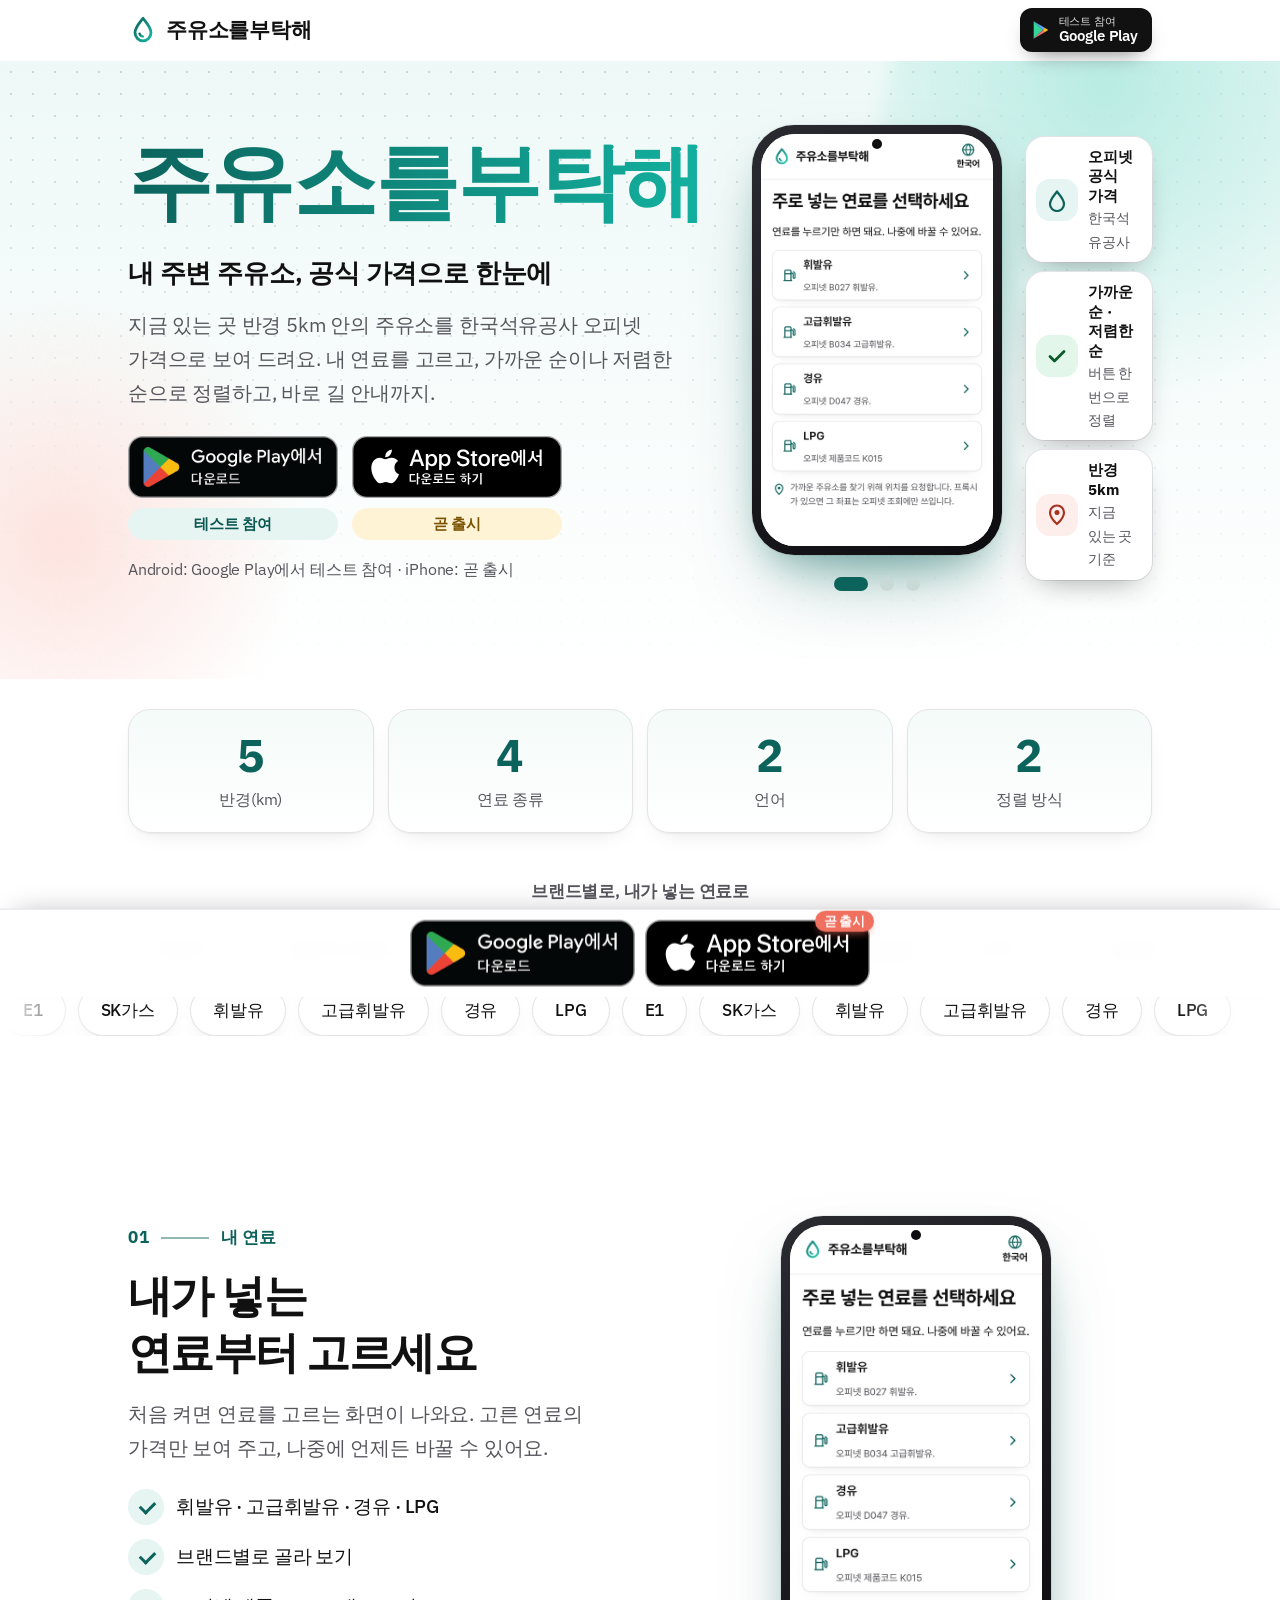
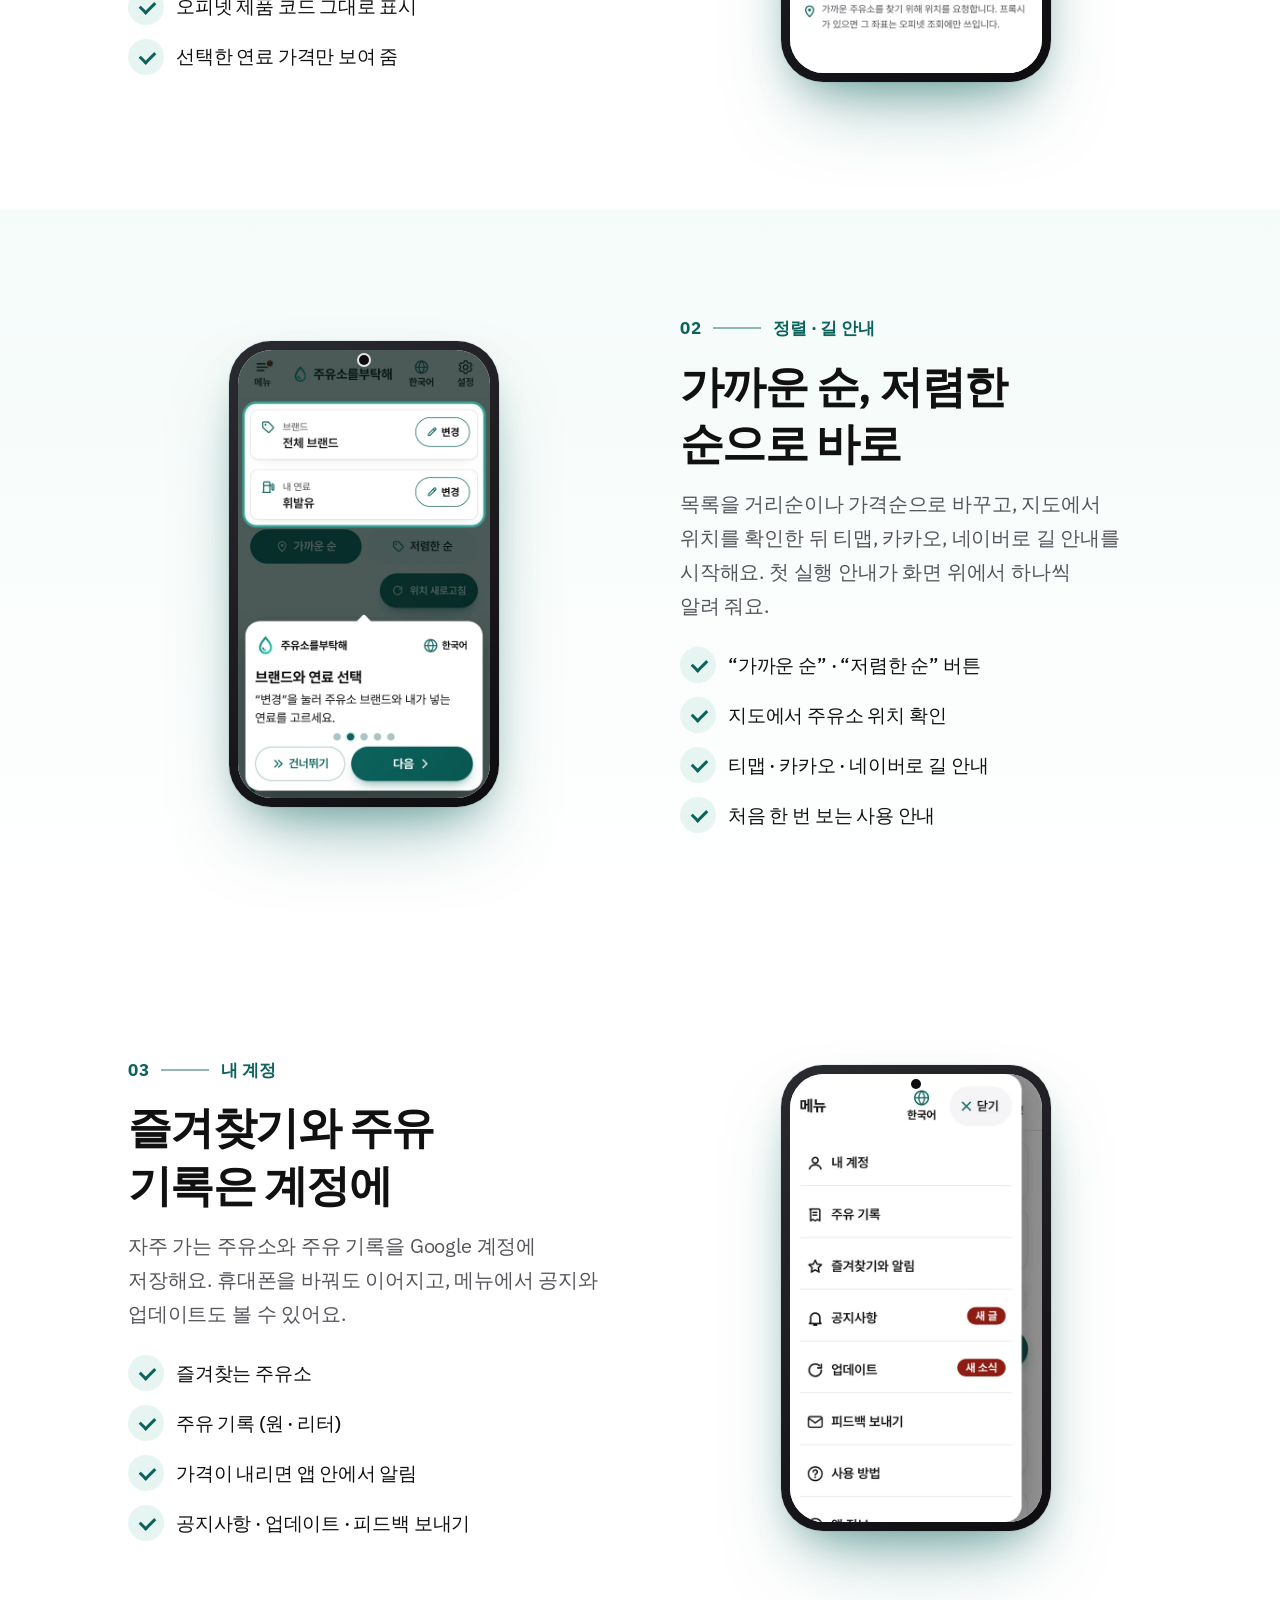
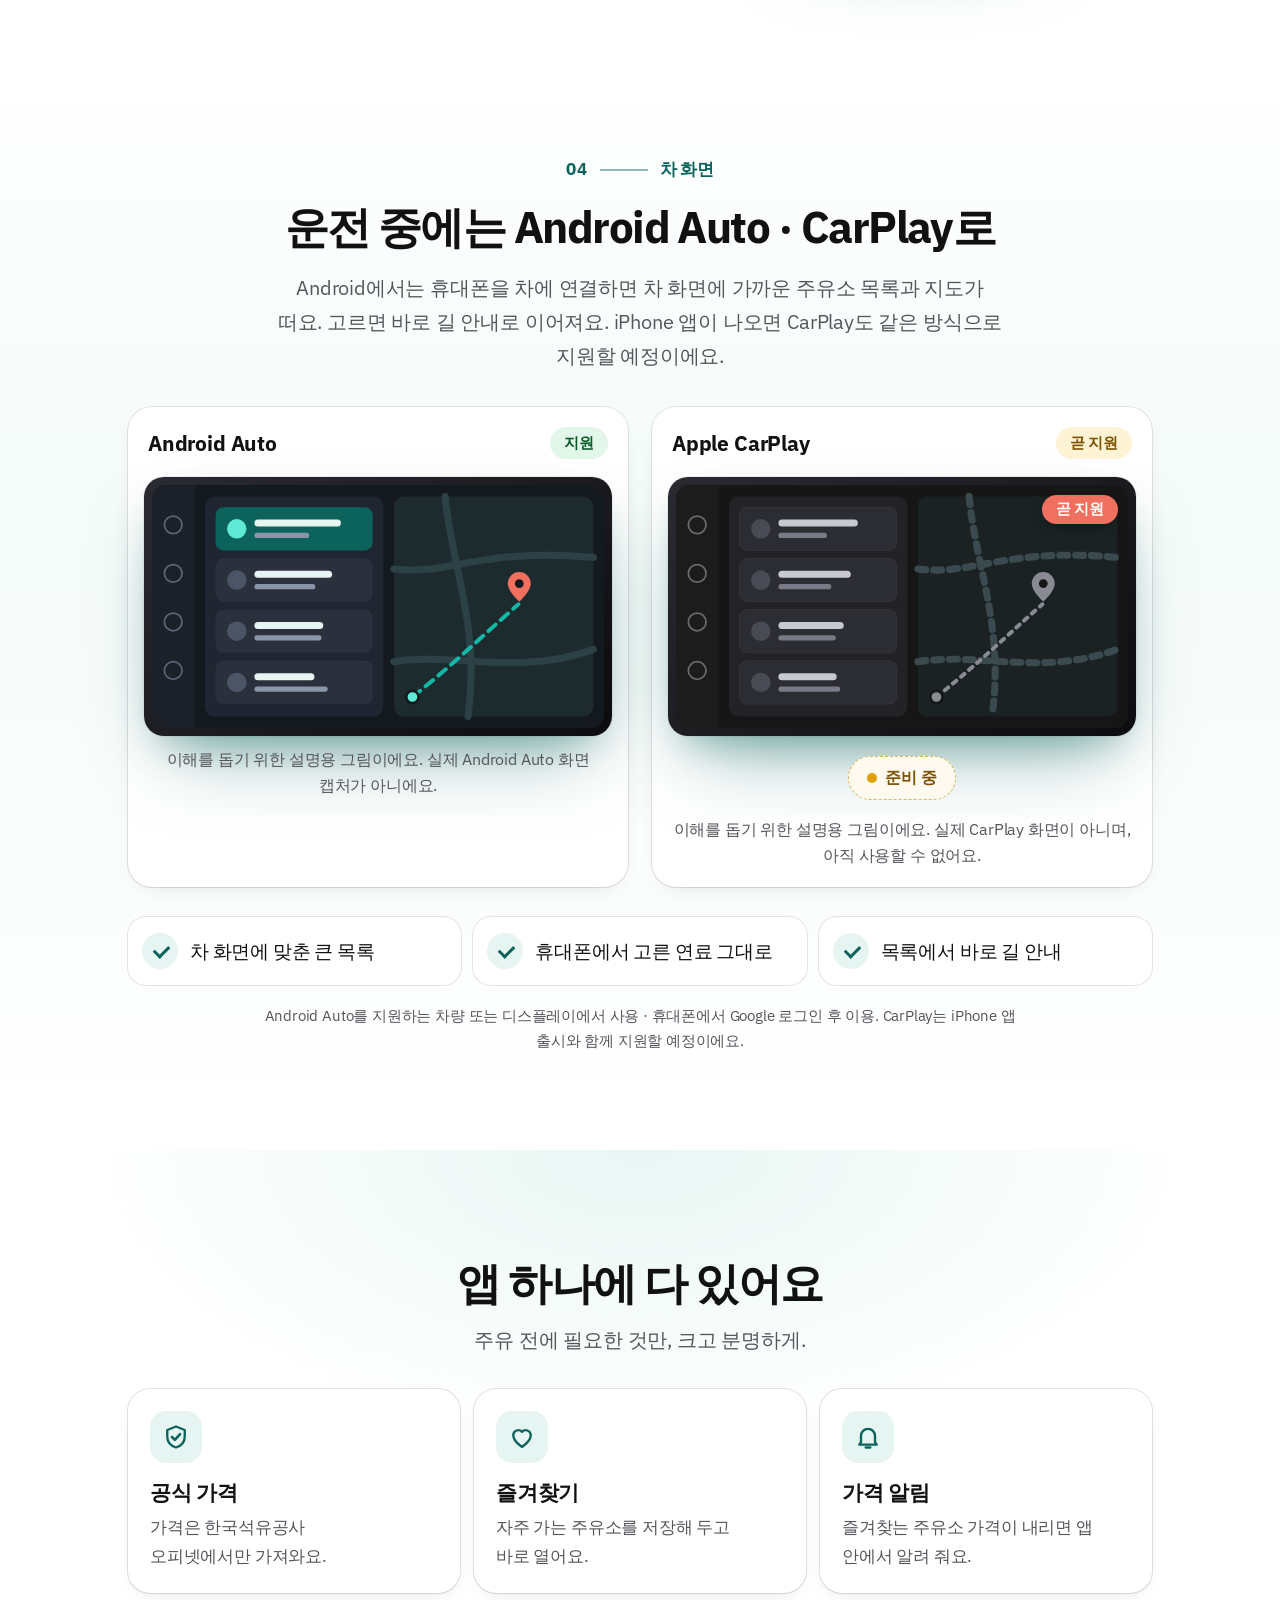
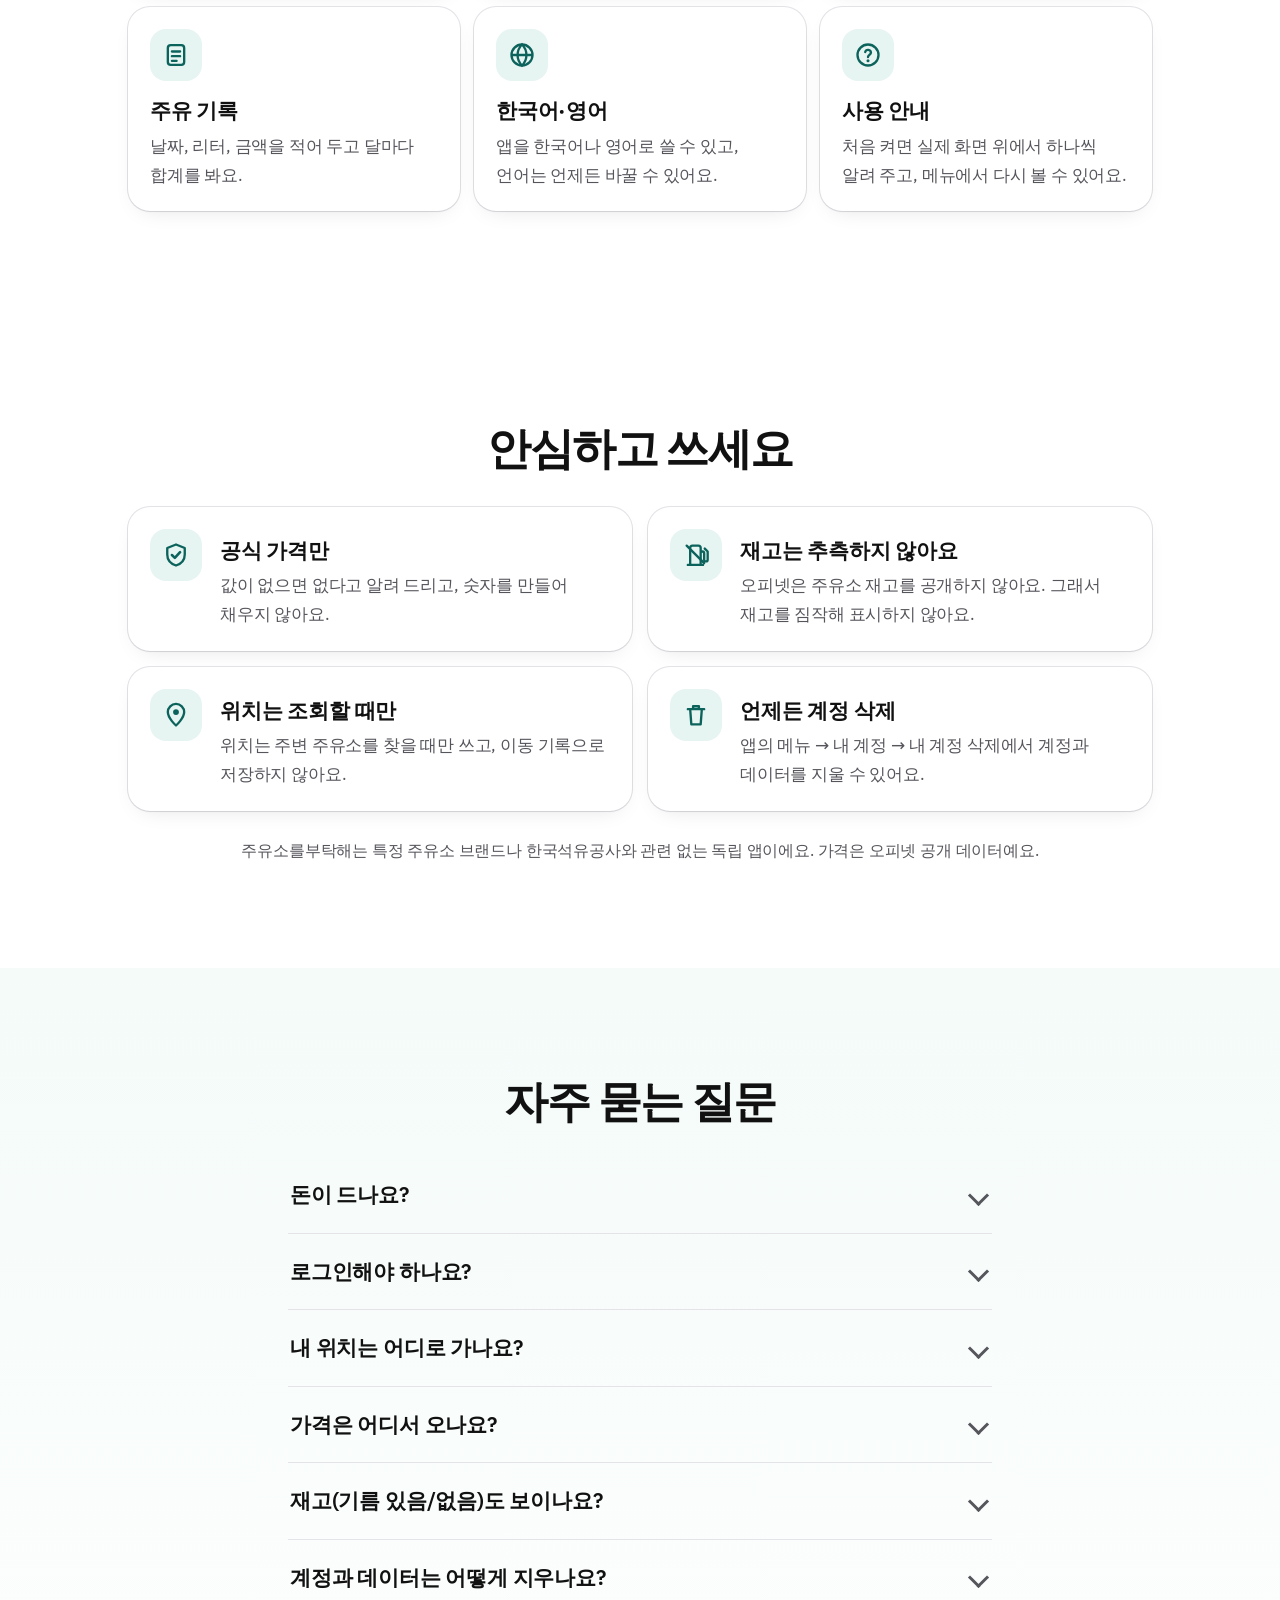
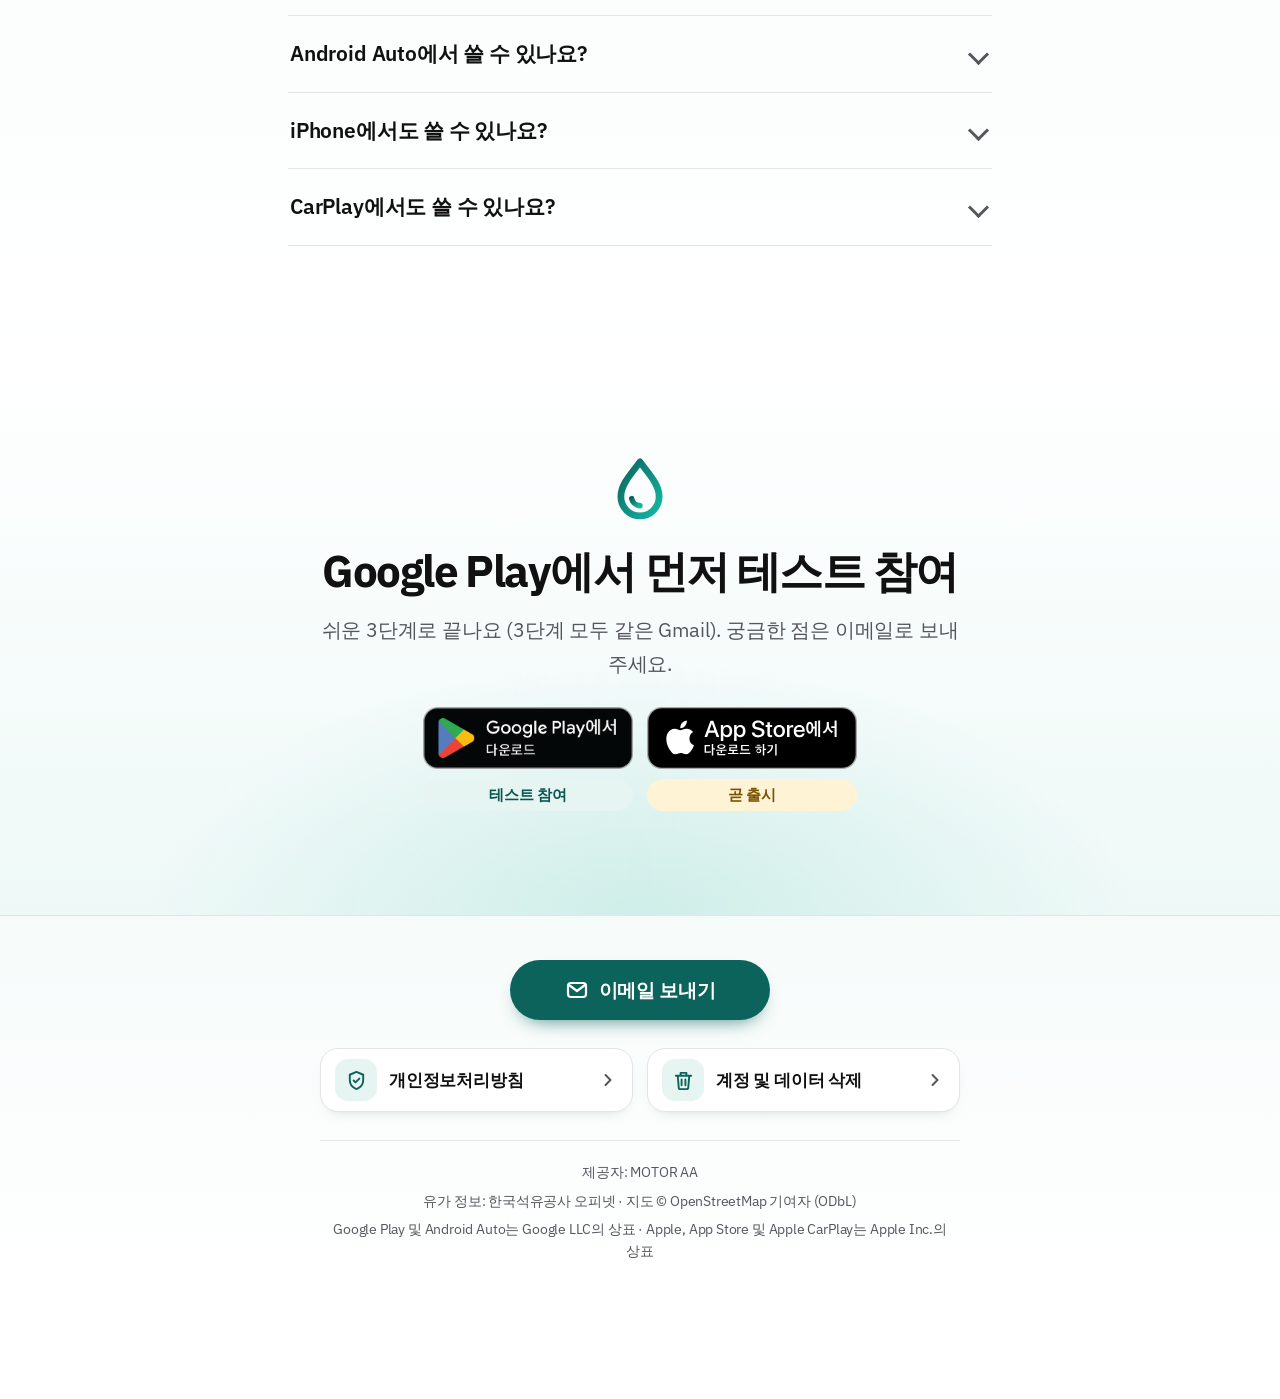
<file: docs/index.html>
<!doctype html>
<html lang="ko" class="js">
<head>
<meta charset="utf-8">
<meta name="viewport" content="width=device-width, initial-scale=1, viewport-fit=cover">
<title>주유소를부탁해 — 내 주변 주유소, 공식 가격으로 한눈에</title>
<meta name="description" content="한국석유공사 오피넷 공식 가격으로 내 주변 주유소를 가까운 순, 저렴한 순으로 비교해요. 지도와 길 안내, 즐겨찾기, 주유 기록, Android Auto까지.">
<meta name="robots" content="index, follow">
<meta name="theme-color" content="#ffffff">
<meta name="color-scheme" content="light">
<link rel="canonical" href="https://motoraath.com/fuelkr-site/">
<meta property="og:type" content="website"><meta property="og:site_name" content="주유소를부탁해"><meta property="og:locale" content="ko_KR">
<link rel="alternate" hreflang="ko" href="https://motoraath.com/fuelkr-site/"><link rel="alternate" hreflang="x-default" href="https://motoraath.com/fuelkr-site/">
<meta property="og:title" content="주유소를부탁해 — 내 주변 주유소, 공식 가격으로 한눈에"><meta property="og:description" content="한국석유공사 오피넷 공식 가격으로 내 주변 주유소를 가까운 순, 저렴한 순으로 비교해요. 지도와 길 안내, 즐겨찾기, 주유 기록, Android Auto까지.">
<meta property="og:url" content="https://motoraath.com/fuelkr-site/"><meta property="og:image" content="https://motoraath.com/fuelkr-site/img/og.png">
<meta name="twitter:card" content="summary_large_image"><meta name="twitter:title" content="주유소를부탁해 — 내 주변 주유소, 공식 가격으로 한눈에"><meta name="twitter:description" content="한국석유공사 오피넷 공식 가격으로 내 주변 주유소를 가까운 순, 저렴한 순으로 비교해요. 지도와 길 안내, 즐겨찾기, 주유 기록, Android Auto까지.">
<link rel="icon" href="img/icon.svg" type="image/svg+xml"><link rel="apple-touch-icon" href="img/icon-512.png">
<link rel="preload" href="fonts/ibm-plex-sans-latin-700-normal.woff2" as="font" type="font/woff2" crossorigin>
<link rel="stylesheet" href="landing.css?v=5afdebf1fd">
</head>
<svg width="0" height="0" style="position:absolute" aria-hidden="true" focusable="false"><defs>
  <linearGradient id="dg" x1="0" y1="0" x2="1" y2="1"><stop offset="0" stop-color="#0c635c"/><stop offset="1" stop-color="#14b8a6"/></linearGradient>
  <symbol id="drop" viewBox="0 0 32 32"><path d="M16 3.5C12.5 8.4 7.5 13.2 7.5 19a8.5 8.5 0 0 0 17 0c0-5.8-5-10.6-8.5-15.5z" fill="none" stroke="url(#dg)" stroke-width="3" stroke-linejoin="round"/><path d="M12.3 19.8a4 4 0 0 0 3.7 3.2" fill="none" stroke="url(#dg)" stroke-width="2.4" stroke-linecap="round"/></symbol>
  <symbol id="gplay" viewBox="0 0 24 24"><path d="M4 2.5v19l10-9.5z" fill="#34d399"/><path d="M4 2.5l12 7-2 2.5z" fill="#60a5fa"/><path d="M4 21.5l12-7-2-2.5z" fill="#f87171"/><path d="M16 9.5l4 2.5-4 2.5-2-2.5z" fill="#fbbf24"/></symbol>
</defs></svg>
<a class="skip" href="#main" data-t="skip">본문으로 건너뛰기</a>
<header class="hd" id="hd">
  <div class="hd-in">
    <a class="logo" href="index.html" aria-label="주유소를부탁해"><svg class="logo-drop" aria-hidden="true"><use href="#drop"/></svg><span>주유소를부탁해</span></a>
    <div class="hd-r">
      <a class="gp sm" href="join.html"  data-gp aria-label="테스트 참여 Google Play"><svg aria-hidden="true"><use href="#gplay"/></svg><span><small data-t="gpSmall">테스트 참여</small><b>Google Play</b></span></a>
    </div>
  </div>
  <div class="progress" id="progress" aria-hidden="true"></div>
</header>

<main id="main">
<section class="hero">
  <div class="blob b1" aria-hidden="true"></div><div class="blob b2" aria-hidden="true"></div>
  <div class="drops" aria-hidden="true"><i style="--x:8%;--s:.9;--t:11s;--dl:0s"></i><i style="--x:22%;--s:.6;--t:14s;--dl:3s"></i><i style="--x:40%;--s:.8;--t:12s;--dl:6s"></i><i style="--x:62%;--s:.55;--t:15s;--dl:1.5s"></i><i style="--x:78%;--s:1;--t:13s;--dl:4.5s"></i><i style="--x:92%;--s:.7;--t:10s;--dl:7.5s"></i></div>
  <div class="wrap hero-in">
    <div class="hero-text">
      <h1 class="in-h" style="--h:1"><span class="grad">주유소를부탁해</span></h1>
      <p class="sub in-h" style="--h:2"><span data-t="sub">내 주변 주유소, 공식 가격으로 한눈에</span></p>
      <p class="lead in-h" style="--h:3" data-t="lead">지금 있는 곳 반경 5km 안의 주유소를 한국석유공사 오피넷 가격으로 보여 드려요. 내 연료를 고르고, 가까운 순이나 저렴한 순으로 정렬하고, 바로 길 안내까지.</p>
      <div class="cta in-h" style="--h:4">
        <div class="stores">
          <div class="store"><a class="badge" href="join.html"  data-gp aria-label="테스트 참여 Google Play"><img src="img/badges/gp-ko.png" data-badge="gp" alt="" width="565" height="168" decoding="async"></a><span class="store-cap go" data-t="gpCap">테스트 참여</span></div>
          <div class="store"><span class="badge off" role="img"  data-alt-label="asAria" aria-label="App Store — 곧 출시 (아직 이용할 수 없음)"><img src="img/badges/as-ko.svg" data-badge="as" alt="" width="565" height="168" decoding="async"></span><span class="store-cap soon" data-t="asCap">곧 출시</span></div>
        </div>
      </div>
      <p class="note in-h" style="--h:5" data-t="note">Android: Google Play에서 테스트 참여 · iPhone: 곧 출시</p>
    </div>
    <div class="hero-vis in-h" style="--h:2">
      <div class="phone-wrap" id="tiltBox">
        <div class="float-a"><div class="tilt" id="tilt">
          <div class="phone"><div class="phone-screen stack" id="heroStack">
            <img data-shot="fuel" src="img/ko-fuel.webp?v=110" data-alt="altFuel" width="540" height="960" fetchpriority="high" decoding="async" class="on" alt="연료 선택 화면">
            <img data-shot="tut" src="img/ko-tut.webp?v=110" data-alt="altTut" width="540" height="960" decoding="async" loading="lazy" alt="첫 실행 안내 화면">
            <img data-shot="menu" src="img/ko-menu.webp?v=110" data-alt="altMenu" width="540" height="960" decoding="async" loading="lazy" alt="메뉴 화면">
          </div></div>
        </div></div>
      </div>
      <div class="dots" id="heroDots" role="tablist"><button type="button" class="on" data-i="0" aria-label="1"></button><button type="button" data-i="1" aria-label="2"></button><button type="button" data-i="2" aria-label="3"></button></div>
      <div class="fls"><div class="fl f1"><b class="fi"><svg viewBox="0 0 24 24" aria-hidden="true"><path d="M12 3.5c-3 4.2-7 8-7 12.5a7 7 0 0 0 14 0c0-4.500-4-8.300-7-12.500z" fill="none" stroke="currentColor" stroke-width="2.2" stroke-linejoin="round"/></svg></b><div><strong data-t="fl1t">오피넷 공식 가격</strong><small data-t="fl1s">한국석유공사</small></div></div><div class="fl f2"><b class="fi ok"><svg viewBox="0 0 24 24" aria-hidden="true"><path d="M5 12.500l4.500 4.500L19 7.500" fill="none" stroke="currentColor" stroke-width="2.800" stroke-linecap="round" stroke-linejoin="round"/></svg></b><div><strong data-t="fl2t">가까운 순 · 저렴한 순</strong><small data-t="fl2s">버튼 한 번으로 정렬</small></div></div><div class="fl f3"><b class="fi pin"><svg viewBox="0 0 24 24" aria-hidden="true"><path d="M12 21s7-6.200 7-11.500a7 7 0 0 0-14 0C5 14.800 12 21 12 21z" fill="none" stroke="currentColor" stroke-width="2.200" stroke-linejoin="round"/><circle cx="12" cy="9.500" r="2.500" fill="currentColor"/></svg></b><div><strong data-t="fl3t">반경 5km</strong><small data-t="fl3s">지금 있는 곳 기준</small></div></div></div>
    </div>
  </div>
</section>

<section class="stats" aria-label="stats">
  <div class="wrap stats-in stg">
    <div class="stat rv"><b><span class="cnt" data-to="5">5</span></b><span data-t="st1">반경(km)</span></div>
    <div class="stat rv"><b><span class="cnt" data-to="4">4</span></b><span data-t="st2">연료 종류</span></div>
    <div class="stat rv"><b><span class="cnt" data-to="2">2</span></b><span data-t="st3">언어</span></div>
    <div class="stat rv"><b><span class="cnt" data-to="2">2</span></b><span data-t="st4">정렬 방식</span></div>
  </div>
</section>

<section class="mq" aria-labelledby="mqH">
  <p class="mq-h rv" id="mqH" data-t="mqH">브랜드별로, 내가 넣는 연료로</p>
  <div class="mq-row" aria-hidden="true"><div class="mq-track" id="mq1"><span class="mq-chip">SK에너지</span><span class="mq-chip">GS칼텍스</span><span class="mq-chip">HD현대오일뱅크</span><span class="mq-chip">S-OIL</span><span class="mq-chip">자영알뜰</span><span class="mq-chip">고속도로알뜰</span><span class="mq-chip">농협알뜰</span><span class="mq-chip">SK에너지</span><span class="mq-chip">GS칼텍스</span><span class="mq-chip">HD현대오일뱅크</span><span class="mq-chip">S-OIL</span><span class="mq-chip">자영알뜰</span><span class="mq-chip">고속도로알뜰</span><span class="mq-chip">농협알뜰</span></div></div>
  <div class="mq-row rev" aria-hidden="true"><div class="mq-track" id="mq2"><span class="mq-chip">E1</span><span class="mq-chip">SK가스</span><span class="mq-chip">휘발유</span><span class="mq-chip">고급휘발유</span><span class="mq-chip">경유</span><span class="mq-chip">LPG</span><span class="mq-chip">E1</span><span class="mq-chip">SK가스</span><span class="mq-chip">휘발유</span><span class="mq-chip">고급휘발유</span><span class="mq-chip">경유</span><span class="mq-chip">LPG</span></div></div>
  <ul class="sr" id="mqList"><li>SK에너지</li><li>GS칼텍스</li><li>HD현대오일뱅크</li><li>S-OIL</li><li>자영알뜰</li><li>고속도로알뜰</li><li>농협알뜰</li><li>E1</li><li>SK가스</li><li>휘발유</li><li>고급휘발유</li><li>경유</li><li>LPG</li></ul>
</section>

<section class="feat" id="s1">
  <div class="wrap feat-in">
    <div class="feat-text">
      <p class="sec-l rv"><span class="n">01</span><i></i><span data-t="s1l">내 연료</span></p>
      <h2 class="rv" style="--d:.05s" data-t="s1h">내가 넣는 연료부터 고르세요</h2>
      <p class="desc rv" style="--d:.1s" data-t="s1p">처음 켜면 연료를 고르는 화면이 나와요. 고른 연료의 가격만 보여 주고, 나중에 언제든 바꿀 수 있어요.</p>
      <ul class="check rv" style="--d:.15s"><li data-t="s1b1">휘발유 · 고급휘발유 · 경유 · LPG</li><li data-t="s1b2">브랜드별로 골라 보기</li><li data-t="s1b3">오피넷 제품 코드 그대로 표시</li><li data-t="s1b4">선택한 연료 가격만 보여 줌</li></ul>
    </div>
    <div class="feat-vis rv z" style="--d:.1s"><div class="phone-wrap sm"><div class="float-a slow"><div class="phone"><div class="phone-screen"><img data-shot="fuel" src="img/ko-fuel.webp?v=110" data-alt="altFuel" width="540" height="960" loading="lazy" decoding="async" alt="연료 선택 화면"></div></div></div></div></div>
  </div>
</section>

<section class="feat alt" id="s2">
  <div class="wrap feat-in rev">
    <div class="feat-text">
      <p class="sec-l rv"><span class="n">02</span><i></i><span data-t="s2l">정렬 · 길 안내</span></p>
      <h2 class="rv" style="--d:.05s" data-t="s2h">가까운 순, 저렴한 순으로 바로</h2>
      <p class="desc rv" style="--d:.1s" data-t="s2p">목록을 거리순이나 가격순으로 바꾸고, 지도에서 위치를 확인한 뒤 티맵, 카카오, 네이버로 길 안내를 시작해요. 첫 실행 안내가 화면 위에서 하나씩 알려 줘요.</p>
      <ul class="check rv" style="--d:.15s"><li data-t="s2b1">“가까운 순” · “저렴한 순” 버튼</li><li data-t="s2b2">지도에서 주유소 위치 확인</li><li data-t="s2b3">티맵 · 카카오 · 네이버로 길 안내</li><li data-t="s2b4">처음 한 번 보는 사용 안내</li></ul>
    </div>
    <div class="feat-vis rv z" style="--d:.1s"><div class="phone-wrap sm"><div class="float-a slow"><div class="phone"><div class="phone-screen"><img data-shot="tut" src="img/ko-tut.webp?v=110" data-alt="altTut" width="540" height="960" loading="lazy" decoding="async" alt="첫 실행 안내 화면"></div></div></div></div></div>
  </div>
</section>

<section class="feat" id="s3">
  <div class="wrap feat-in">
    <div class="feat-text">
      <p class="sec-l rv"><span class="n">03</span><i></i><span data-t="s3l">내 계정</span></p>
      <h2 class="rv" style="--d:.05s" data-t="s3h">즐겨찾기와 주유 기록은 계정에</h2>
      <p class="desc rv" style="--d:.1s" data-t="s3p">자주 가는 주유소와 주유 기록을 Google 계정에 저장해요. 휴대폰을 바꿔도 이어지고, 메뉴에서 공지와 업데이트도 볼 수 있어요.</p>
      <ul class="check rv" style="--d:.15s"><li data-t="s3b1">즐겨찾는 주유소</li><li data-t="s3b2">주유 기록 (원 · 리터)</li><li data-t="s3b3">가격이 내리면 앱 안에서 알림</li><li data-t="s3b4">공지사항 · 업데이트 · 피드백 보내기</li></ul>
    </div>
    <div class="feat-vis rv z" style="--d:.1s">
      <div class="phone-wrap sm"><div class="float-a slow"><div class="phone"><div class="phone-screen"><img data-shot="menu" src="img/ko-menu.webp?v=110" data-alt="altMenu" width="540" height="960" loading="lazy" decoding="async" alt="메뉴 화면"></div></div></div></div>
    </div>
  </div>
</section>

<section class="feat auto" id="auto">
  <div class="wrap">
    <div class="auto-head">
      <p class="sec-l rv"><span class="n">04</span><i></i><span data-t="carL">차 화면</span></p>
      <h2 class="rv" style="--d:.05s" data-t="s4h">운전 중에는 Android Auto · CarPlay로</h2>
      <p class="desc rv" style="--d:.1s" data-t="s4p">Android에서는 휴대폰을 차에 연결하면 차 화면에 가까운 주유소 목록과 지도가 떠요. 고르면 바로 길 안내로 이어져요. iPhone 앱이 나오면 CarPlay도 같은 방식으로 지원할 예정이에요.</p>
    </div>
    <div class="cars stg">
      <article class="carcard rv">
        <header class="cc-h"><span class="cc-name">Android Auto</span><span class="cc-st ok" data-t="ccOk">지원</span></header>
        <figure class="car">
          <div class="car-frame"><div class="car-screen" id="carStack"><img class="on" src="img/auto-car.svg" data-alt="altAuto" width="1024" height="550" loading="lazy" decoding="async" alt="Android Auto 설명 그림: 왼쪽에 주유소 목록, 오른쪽에 지도와 길 안내"></div></div>
          <figcaption class="car-cap" data-t="autoCap">이해를 돕기 위한 설명용 그림이에요. 실제 Android Auto 화면 캡처가 아니에요.</figcaption>
        </figure>
      </article>
      <article class="carcard soon rv">
        <header class="cc-h"><span class="cc-name">Apple CarPlay</span><span class="cc-st soon" data-t="ccSoon">곧 지원</span></header>
        <figure class="car">
          <div class="car-frame"><div class="car-screen cp"><img class="on" src="img/auto-carplay.svg" data-alt="altCarPlay" width="1024" height="550" loading="lazy" decoding="async" alt="CarPlay 설명 그림: 왼쪽에 주유소 목록, 오른쪽에 지도. 아직 사용할 수 없어요."><span class="cp-ribbon" data-t="ccSoon">곧 지원</span></div></div>
          <div class="cc-ctl"><span class="cc-dev"><i></i><span data-t="ccDev">준비 중</span></span></div>
          <figcaption class="car-cap" data-t="cpCap">이해를 돕기 위한 설명용 그림이에요. 실제 CarPlay 화면이 아니며, 아직 사용할 수 없어요.</figcaption>
        </figure>
      </article>
    </div>
    <ul class="check auto-list rv" style="--d:.1s"><li data-t="s4b1">차 화면에 맞춘 큰 목록</li><li data-t="s4b2">휴대폰에서 고른 연료 그대로</li><li data-t="s4b3">목록에서 바로 길 안내</li></ul>
        <p class="auto-note rv" data-t="autoNote">Android Auto를 지원하는 차량 또는 디스플레이에서 사용 · 휴대폰에서 Google 로그인 후 이용. CarPlay는 iPhone 앱 출시와 함께 지원할 예정이에요.</p>
  </div>
</section>

<section class="more">
  <div class="wrap">
    <div class="steps-h"><h2 class="rv" data-t="moreH">앱 하나에 다 있어요</h2><p class="rv" style="--d:.05s" data-t="moreP">주유 전에 필요한 것만, 크고 분명하게.</p></div>
    <div class="mgrid stg">
      <article class="mcard rv"><span class="ti"><svg viewBox="0 0 24 24" aria-hidden="true"><path d="M12 3l7.500 3v5.500c0 4.500-3.200 8-7.500 9.500-4.300-1.500-7.500-5-7.500-9.500V6z" fill="none" stroke="currentColor" stroke-width="2" stroke-linejoin="round"/><path d="M8.500 12l2.500 2.500 4.500-5" fill="none" stroke="currentColor" stroke-width="2.200" stroke-linecap="round" stroke-linejoin="round"/></svg></span><h3 data-t="m1t">공식 가격</h3><p data-t="m1p">가격은 한국석유공사 오피넷에서만 가져와요.</p></article>
      <article class="mcard rv"><span class="ti"><svg viewBox="0 0 24 24" aria-hidden="true"><path class="pop" d="M12 20.500s-7.500-4.600-7.500-10.200A4.300 4.300 0 0 1 12 7.600a4.300 4.300 0 0 1 7.500 2.700c0 5.600-7.500 10.200-7.500 10.200z" fill="none" stroke="currentColor" stroke-width="2" stroke-linejoin="round"/></svg></span><h3 data-t="m2t">즐겨찾기</h3><p data-t="m2p">자주 가는 주유소를 저장해 두고 바로 열어요.</p></article>
      <article class="mcard rv"><span class="ti"><svg viewBox="0 0 24 24" aria-hidden="true"><g class="ring"><path d="M6 16.500V11a6 6 0 0 1 12 0v5.500l1.500 2h-15z" fill="none" stroke="currentColor" stroke-width="2" stroke-linejoin="round"/><path d="M10 21h4" stroke="currentColor" stroke-width="2" stroke-linecap="round"/></g></svg></span><h3 data-t="m3t">가격 알림</h3><p data-t="m3p">즐겨찾는 주유소 가격이 내리면 앱 안에서 알려 줘요.</p></article>
      <article class="mcard rv"><span class="ti"><svg viewBox="0 0 24 24" aria-hidden="true"><rect x="5" y="3.500" width="14" height="17" rx="2.500" fill="none" stroke="currentColor" stroke-width="2"/><path class="wr" d="M8.500 9h7M8.500 13h7M8.500 17h4" stroke="currentColor" stroke-width="2" stroke-linecap="round"/></svg></span><h3 data-t="m4t">주유 기록</h3><p data-t="m4p">날짜, 리터, 금액을 적어 두고 달마다 합계를 봐요.</p></article>
      <article class="mcard rv"><span class="ti"><svg viewBox="0 0 24 24" aria-hidden="true"><circle cx="12" cy="12" r="9" fill="none" stroke="currentColor" stroke-width="2"/><path d="M3 12h18M12 3c2.600 2.600 3.800 5.600 3.800 9s-1.200 6.400-3.800 9c-2.600-2.600-3.800-5.600-3.800-9S9.400 5.600 12 3z" fill="none" stroke="currentColor" stroke-width="2"/></svg></span><h3 data-t="m5t">한국어·영어</h3><p data-t="m5p">앱을 한국어나 영어로 쓸 수 있고, 언어는 언제든 바꿀 수 있어요.</p></article>
      <article class="mcard rv"><span class="ti"><svg viewBox="0 0 24 24" aria-hidden="true"><circle cx="12" cy="12" r="9" fill="none" stroke="currentColor" stroke-width="2"/><path d="M9.6 9.4a2.5 2.5 0 0 1 4.9.6c0 1.700-2.500 2.200-2.500 3.800" fill="none" stroke="currentColor" stroke-width="2" stroke-linecap="round"/><circle cx="12" cy="17" r="1.300" fill="currentColor"/></svg></span><h3 data-t="m6t">사용 안내</h3><p data-t="m6p">처음 켜면 실제 화면 위에서 하나씩 알려 주고, 메뉴에서 다시 볼 수 있어요.</p></article>
    </div>
  </div>
</section>

<section class="trust">
  <div class="wrap">
    <h2 class="rv center" data-t="trustH">안심하고 쓰세요</h2>
    <div class="cards stg">
      <article class="tcard rv"><span class="ti"><svg viewBox="0 0 24 24" aria-hidden="true"><path d="M12 3l7.500 3v5.500c0 4.500-3.200 8-7.500 9.500-4.300-1.500-7.500-5-7.500-9.500V6z" fill="none" stroke="currentColor" stroke-width="2" stroke-linejoin="round"/><path d="M8.500 12l2.500 2.500 4.500-5" fill="none" stroke="currentColor" stroke-width="2.200" stroke-linecap="round" stroke-linejoin="round"/></svg></span><h3 data-t="c1t">공식 가격만</h3><p data-t="c1p">값이 없으면 없다고 알려 드리고, 숫자를 만들어 채우지 않아요.</p></article>
      <article class="tcard rv"><span class="ti"><svg viewBox="0 0 24 24" aria-hidden="true"><path d="M7 20.500V6a2 2 0 0 1 2-2h5a2 2 0 0 1 2 2v14.500M5 20.500h13M16 9h1.500a1.500 1.500 0 0 1 1.500 1.500V16a1.500 1.500 0 0 0 3 0V9l-2.500-2.500" fill="none" stroke="currentColor" stroke-width="2" stroke-linecap="round" stroke-linejoin="round"/><path d="M4 4l15 15" stroke="currentColor" stroke-width="2" stroke-linecap="round"/></svg></span><h3 data-t="c2t">재고는 추측하지 않아요</h3><p data-t="c2p">오피넷은 주유소 재고를 공개하지 않아요. 그래서 재고를 짐작해 표시하지 않아요.</p></article>
      <article class="tcard rv"><span class="ti"><svg viewBox="0 0 24 24" aria-hidden="true"><path d="M12 21s7-6.200 7-11.500a7 7 0 0 0-14 0C5 14.800 12 21 12 21z" fill="none" stroke="currentColor" stroke-width="2" stroke-linejoin="round"/><circle cx="12" cy="9.500" r="2.500" fill="currentColor"/></svg></span><h3 data-t="c3t">위치는 조회할 때만</h3><p data-t="c3p">위치는 주변 주유소를 찾을 때만 쓰고, 이동 기록으로 저장하지 않아요.</p></article>
      <article class="tcard rv"><span class="ti"><svg viewBox="0 0 24 24" aria-hidden="true"><path d="M5 7h14M9.500 7V4.500h5V7M7 7l1 13h8l1-13" fill="none" stroke="currentColor" stroke-width="2" stroke-linecap="round" stroke-linejoin="round"/></svg></span><h3 data-t="c4t">언제든 계정 삭제</h3><p data-t="c4p">앱의 메뉴 → 내 계정 → 내 계정 삭제에서 계정과 데이터를 지울 수 있어요.</p></article>
    </div>
    <p class="disc rv" data-t="disc">주유소를부탁해는 특정 주유소 브랜드나 한국석유공사와 관련 없는 독립 앱이에요. 가격은 오피넷 공개 데이터예요.</p>
  </div>
</section>

<section class="faq" id="faq">
  <div class="wrap narrow">
    <h2 class="rv" data-t="faqH">자주 묻는 질문</h2>
    <div class="qa rv" style="--d:.05s">
      <details><summary data-t="q1">돈이 드나요?</summary><p data-t="a1">아니요. 가입비도, 월 요금도, 유료 기능도 없어요.</p></details>
      <details><summary data-t="q2">로그인해야 하나요?</summary><p data-t="a2">지도, 목록, 가격, 유종, 길 안내는 로그인 없이 써요. 즐겨찾기, 주유 기록, 가격 알림, 기기 간 동기화만 Google 계정을 써요.</p></details>
      <details><summary data-t="q3">내 위치는 어디로 가나요?</summary><p data-t="a3">주변 주유소를 찾을 때 오피넷 조회에만 쓰여요. 이동 기록으로 저장하지 않아요.</p></details>
      <details><summary data-t="q4">가격은 어디서 오나요?</summary><p data-t="a4">한국석유공사 오피넷 공개 가격이에요. 주유소 현장 가격과 조금 다를 수 있어요.</p></details>
      <details><summary data-t="q5">재고(기름 있음/없음)도 보이나요?</summary><p data-t="a5">아니요. 오피넷이 재고를 공개하지 않아서 추측해 보여 주지 않아요.</p></details>
      <details><summary data-t="q6">계정과 데이터는 어떻게 지우나요?</summary><p data-t="a6">앱의 메뉴 → 내 계정 → 내 계정 삭제를 누르거나, 아래 “계정 및 데이터 삭제” 페이지를 보세요.</p></details>
      <details><summary data-t="q7">Android Auto에서 쓸 수 있나요?</summary><p data-t="a7">네. 휴대폰을 차에 연결하면 차 화면에 가까운 주유소 목록과 지도가 나와요.</p></details>
      <details><summary data-t="q8">iPhone에서도 쓸 수 있나요?</summary><p data-t="a8">iPhone 앱은 App Store에 곧 나와요. 지금은 Android에서 테스트에 참여할 수 있어요.</p></details>
      <details><summary data-t="q9">CarPlay에서도 쓸 수 있나요?</summary><p data-t="a9">iPhone 앱 출시와 함께 CarPlay도 지원할 예정이에요.</p></details>
    </div>
  </div>
</section>

<section class="final">
  <div class="wrap narrow">
    <span class="final-drop rv" aria-hidden="true"><svg><use href="#drop"/></svg></span>
    <h2 class="rv" data-t="finalH">Google Play에서 먼저 테스트 참여</h2>
    <p class="rv" style="--d:.05s" data-t="finalP">쉬운 3단계로 끝나요 (3단계 모두 같은 Gmail). 궁금한 점은 이메일로 보내 주세요.</p>
    <div class="dl rv" style="--d:.1s"><div class="stores center">
          <div class="store"><a class="badge" href="join.html"  data-gp aria-label="테스트 참여 Google Play"><img src="img/badges/gp-ko.png" data-badge="gp" alt="" width="565" height="168" decoding="async"></a><span class="store-cap go" data-t="gpCap">테스트 참여</span></div>
          <div class="store"><span class="badge off" role="img"  data-alt-label="asAria" aria-label="App Store — 곧 출시 (아직 이용할 수 없음)"><img src="img/badges/as-ko.svg" data-badge="as" alt="" width="565" height="168" decoding="async"></span><span class="store-cap soon" data-t="asCap">곧 출시</span></div>
        </div></div>
  </div>
</section>
</main>

<footer class="ft">
  <div class="wrap ft-in">
    <div class="ft-contact">
      <a class="btn lg ft-mail" href="mailto:motoraathailand@gmail.com?subject=%EC%A3%BC%EC%9C%A0%EC%86%8C%EB%A5%BC%EB%B6%80%ED%83%81%ED%95%B4"><svg class="mi" viewBox="0 0 24 24" aria-hidden="true"><rect x="3" y="5" width="18" height="14" rx="3" fill="none" stroke="currentColor" stroke-width="2.2"/><path d="M4 7l8 6 8-6" fill="none" stroke="currentColor" stroke-width="2.2" stroke-linecap="round" stroke-linejoin="round"/></svg><span data-t="ftEmail">이메일 보내기</span></a>
    </div>
    <nav class="ft-links">
      <a class="ftl" href="privacy.html?lang=ko" data-lnk><span class="ftl-ic" aria-hidden="true"><svg viewBox="0 0 24 24"><path d="M12 3l7 3v5.5c0 4.4-3 8-7 9.5-4-1.5-7-5.1-7-9.5V6l7-3z" fill="none" stroke="currentColor" stroke-width="2" stroke-linejoin="round"/><path d="M9 12l2 2 4-4" fill="none" stroke="currentColor" stroke-width="2" stroke-linecap="round" stroke-linejoin="round"/></svg></span><span class="ftl-t" data-t="ftPriv">개인정보처리방침</span><svg class="ftl-go" viewBox="0 0 24 24" aria-hidden="true"><path d="M9 6l6 6-6 6" fill="none" stroke="currentColor" stroke-width="2.4" stroke-linecap="round" stroke-linejoin="round"/></svg></a>
      <a class="ftl" href="delete-account.html?lang=ko" data-lnk><span class="ftl-ic" aria-hidden="true"><svg viewBox="0 0 24 24"><path d="M4 7h16M10 11v6M14 11v6M6 7l1 12a2 2 0 002 2h6a2 2 0 002-2l1-12M9 7V4h6v3" fill="none" stroke="currentColor" stroke-width="2" stroke-linecap="round" stroke-linejoin="round"/></svg></span><span class="ftl-t" data-t="ftDel">계정 및 데이터 삭제</span><svg class="ftl-go" viewBox="0 0 24 24" aria-hidden="true"><path d="M9 6l6 6-6 6" fill="none" stroke="currentColor" stroke-width="2.4" stroke-linecap="round" stroke-linejoin="round"/></svg></a>
    </nav>
    <div class="ft-fine">
      <p><span data-t="ftOp">제공자</span>: MOTOR AA</p>
      <p data-t="ftOsm">유가 정보: 한국석유공사 오피넷 · 지도 © OpenStreetMap 기여자 (ODbL)</p>
      <p class="ft-tm" data-t="ftTm">Google Play 및 Android Auto는 Google LLC의 상표 · Apple, App Store 및 Apple CarPlay는 Apple Inc.의 상표</p>
    </div>
  </div>
</footer>

<div class="dlbar" id="stick"><div class="dlbar-in">
  <a class="dlb" href="join.html"  data-gp aria-label="테스트 참여 Google Play"><img src="img/badges/gp-ko.png" data-badge="gp" alt="" width="565" height="168" decoding="async"></a>
  <span class="dlb dlb-off" role="img"  data-alt-label="asAria" aria-label="App Store — 곧 출시 (아직 이용할 수 없음)"><img src="img/badges/as-ko.svg" data-badge="as" alt="" width="565" height="168" decoding="async"><em class="dlb-tag" data-t="asCap">곧 출시</em></span>
</div></div>
<button type="button" class="totop" id="totop" hidden  data-alt-label="totop" aria-label="맨 위로"><svg viewBox="0 0 24 24" aria-hidden="true"><path d="M6 14l6-6 6 6" fill="none" stroke="currentColor" stroke-width="2.400" stroke-linecap="round" stroke-linejoin="round"/></svg></button>
<script src="strings.js?v=d98d20d71e"></script>
<script src="landing.js?v=7b6683502b"></script>
</body>
</html>
</file>
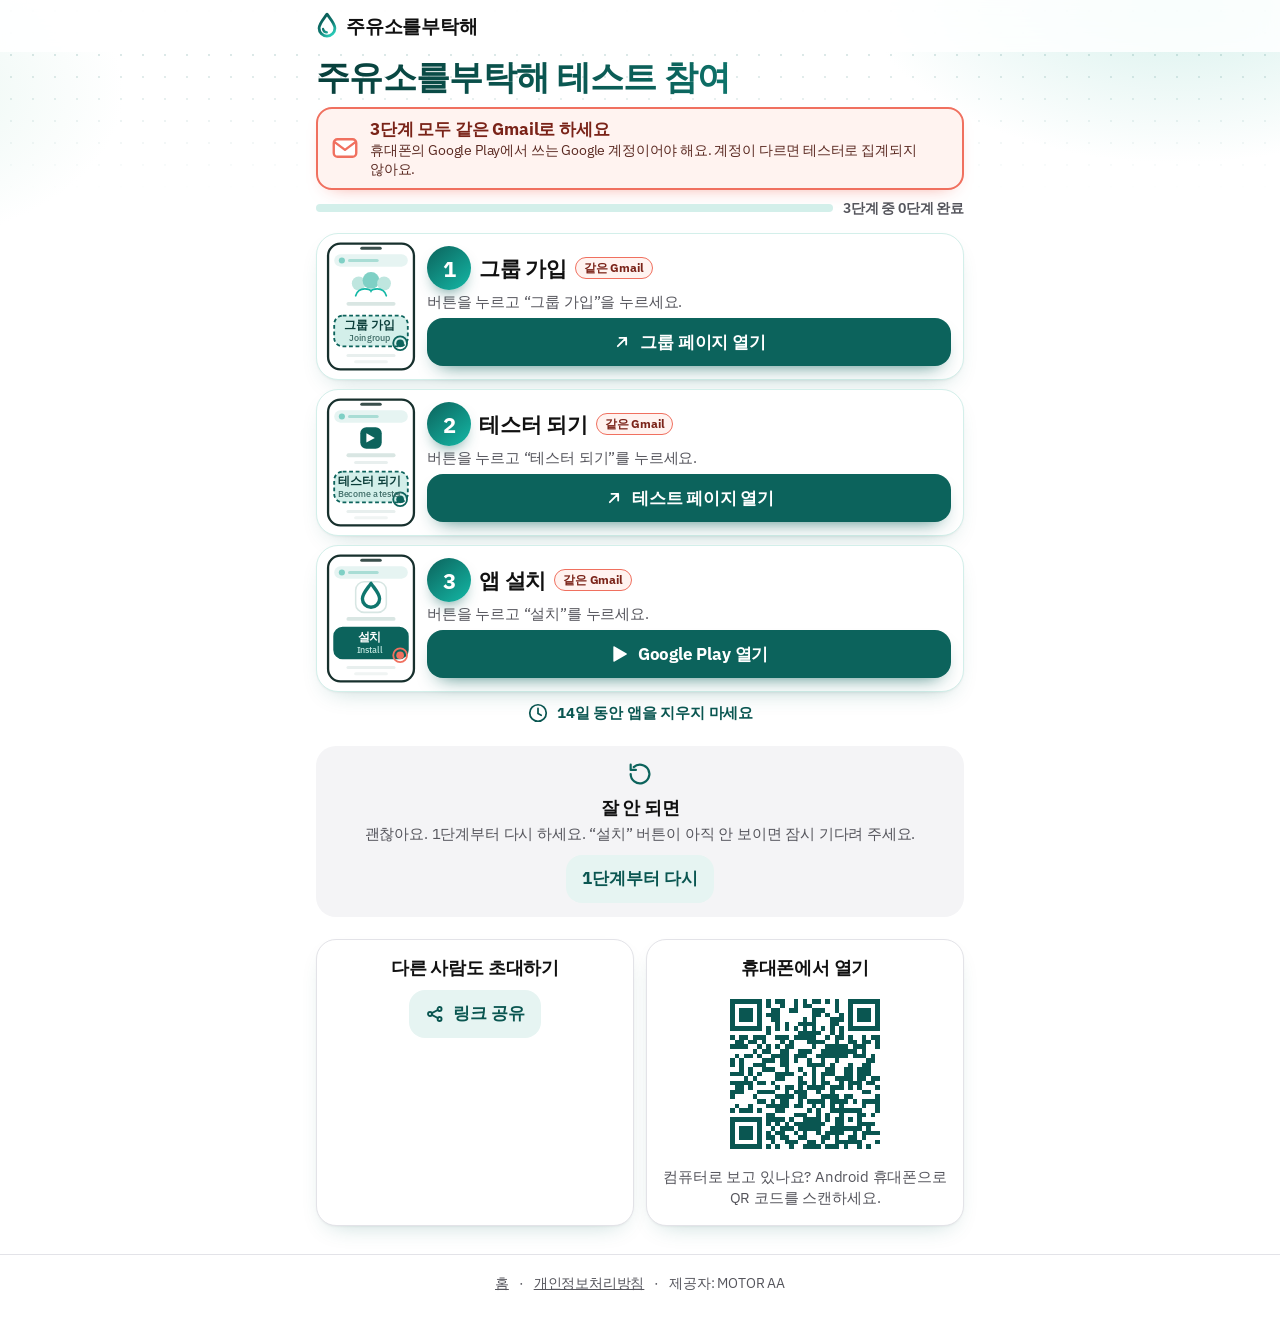
<file: docs/join/index.html>
<!doctype html><html lang="ko"><head><meta charset="utf-8"><meta name="robots" content="noindex"><title>주유소를부탁해 테스트 참여 — 3단계</title><script>location.replace('../join.html'+location.search+location.hash)</script><meta http-equiv="refresh" content="0;url=../join.html"></head><body><a href="../join.html">주유소를부탁해 테스트 참여 — 3단계</a></body></html>
</file>
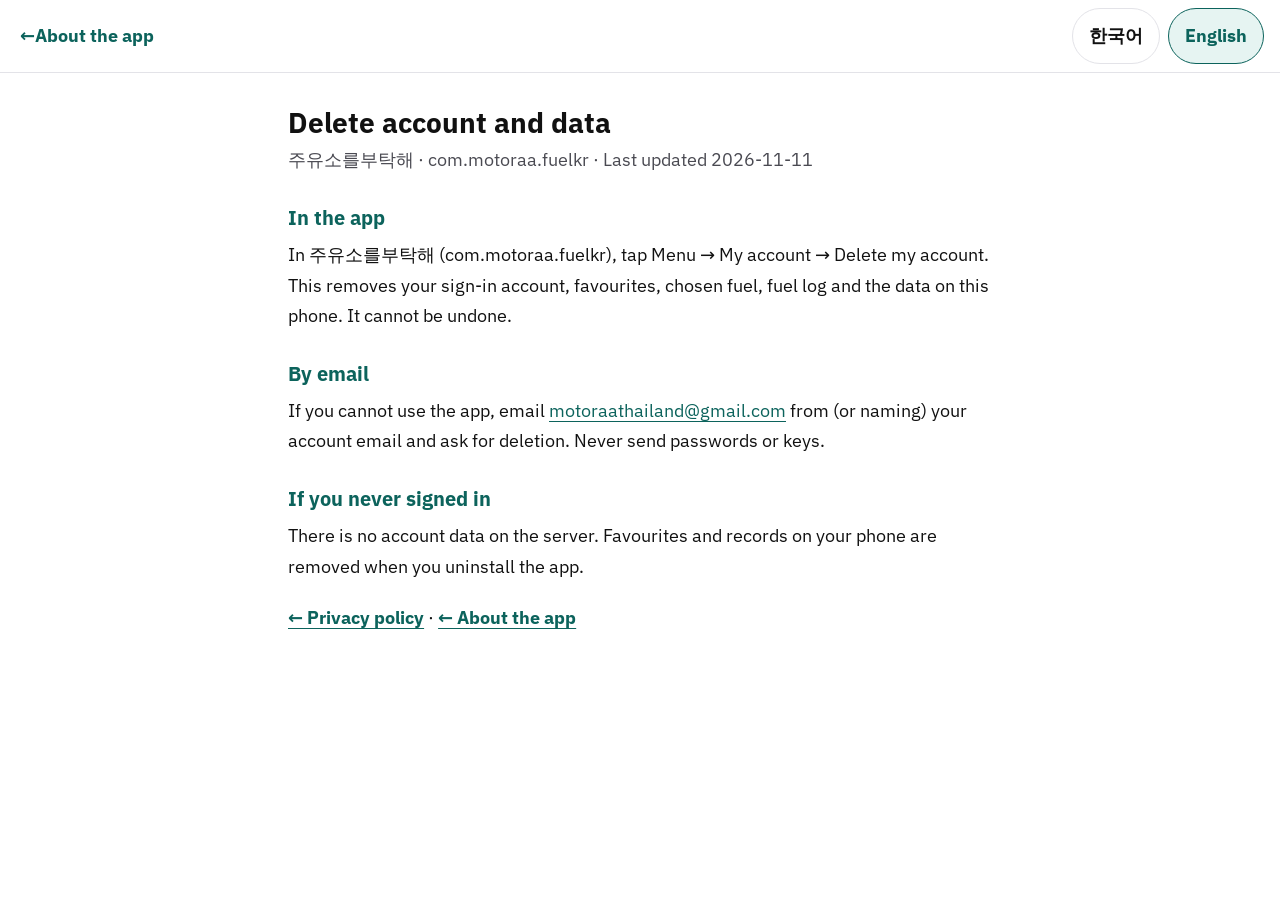
<file: docs/delete-account.html>
<!doctype html>
<html lang="ko">
<head>
<meta charset="utf-8"><meta name="viewport" content="width=device-width, initial-scale=1"><meta name="color-scheme" content="light dark">
<title>계정 및 데이터 삭제 — 주유소를부탁해</title>
<meta name="description" content="계정 및 데이터 삭제 — 주유소를부탁해">
<link rel="canonical" href="https://motoraath.com/fuelkr-site/delete-account.html">
<link rel="icon" href="img/icon.svg" type="image/svg+xml">
<link rel="stylesheet" href="site.css?v=034f110fd0">
</head>
<body>
<header><a class="back" href="index.html" id="back" data-lnk>← <span>앱 소개</span></a><nav aria-label="Language" id="langs"><button type="button" data-l="ko" lang="ko" aria-pressed="true">한국어</button><button type="button" data-l="en" lang="en" aria-pressed="false">English</button></nav></header>
<main id="main">
<section lang="ko" id="s-ko" class="on"><h1>계정 및 데이터 삭제</h1><p class="meta">주유소를부탁해 · com.motoraa.fuelkr · 최종 업데이트 2026-11-11</p><h2>앱에서 삭제</h2><p>주유소를부탁해(com.motoraa.fuelkr) 앱에서 메뉴 → 내 계정 → 내 계정 삭제를 누르면 로그인 계정, 즐겨찾기, 선택한 유종, 주유 기록, 이 휴대폰의 데이터가 지워집니다. 되돌릴 수 없습니다.</p><h2>이메일로 요청</h2><p>앱을 쓸 수 없으면 <a href="mailto:motoraathailand@gmail.com">motoraathailand@gmail.com</a> 로 계정 이메일과 함께 삭제를 요청하세요. 비밀번호나 인증키는 보내지 마세요.</p><h2>로그인하지 않은 경우</h2><p>서버에 계정 데이터가 없습니다. 휴대폰 안의 즐겨찾기와 기록은 앱을 삭제하면 함께 지워집니다.</p><p class="links"><a href="privacy.html" data-lnk>← 개인정보처리방침</a> · <a href="index.html" data-lnk>← 앱 소개</a></p></section>
<section lang="en" id="s-en"><h1>Delete account and data</h1><p class="meta">주유소를부탁해 · com.motoraa.fuelkr · Last updated 2026-11-11</p><h2>In the app</h2><p>In 주유소를부탁해 (com.motoraa.fuelkr), tap Menu → My account → Delete my account. This removes your sign-in account, favourites, chosen fuel, fuel log and the data on this phone. It cannot be undone.</p><h2>By email</h2><p>If you cannot use the app, email <a href="mailto:motoraathailand@gmail.com">motoraathailand@gmail.com</a> from (or naming) your account email and ask for deletion. Never send passwords or keys.</p><h2>If you never signed in</h2><p>There is no account data on the server. Favourites and records on your phone are removed when you uninstall the app.</p><p class="links"><a href="privacy.html" data-lnk>← Privacy policy</a> · <a href="index.html" data-lnk>← About the app</a></p></section>
</main>
<script>
(function () {
  var L = ["ko","en"], T = {"ko":"계정 및 데이터 삭제 — 주유소를부탁해","en":"Delete account and data — 주유소를부탁해"}, BACK = {"ko":"← 앱 소개","en":"← About the app"};
  document.documentElement.setAttribute('data-js', '');
  function show(l, save) { if (L.indexOf(l) < 0) l = 'en'; document.documentElement.lang = l; document.title = T[l];
    L.forEach(function (x) { document.getElementById('s-' + x).classList.toggle('on', x === l); });
    [].forEach.call(document.querySelectorAll('#langs button'), function (b) { b.setAttribute('aria-pressed', String(b.getAttribute('data-l') === l)); });
    [].forEach.call(document.querySelectorAll('[data-lnk]'), function (a) { a.setAttribute('href', a.getAttribute('href').split('?')[0] + '?lang=' + l); });
    document.querySelector('#back span').textContent = BACK[l].replace(/^←s*/, ''); if (save) try { localStorage.setItem('fkr.site.lang', l); } catch (e) {} }
  var q = /[?&]lang=(\w+)/.exec(location.search), saved = null, nav = null;
  try { saved = localStorage.getItem('fkr.site.lang'); } catch (e) {}
  if (q) show(L.indexOf(q[1]) > -1 ? q[1] : 'en');   // old th/zh/hi links -> English
  else if (saved && L.indexOf(saved) > -1) show(saved);
  else {
    try { var a = navigator.languages && navigator.languages.length ? navigator.languages : [navigator.language];
      for (var i = 0; i < a.length; i++) { var p = String(a[i] || '').toLowerCase().split(/[-_]/)[0]; if (L.indexOf(p) > -1) { nav = p; break; } } } catch (e) {}
    show(nav || 'en');
  }
  document.getElementById('langs').addEventListener('click', function (e) { var b = e.target.closest('button'); if (b) show(b.getAttribute('data-l'), true); });
})();
</script>
</body>
</html>
</file>
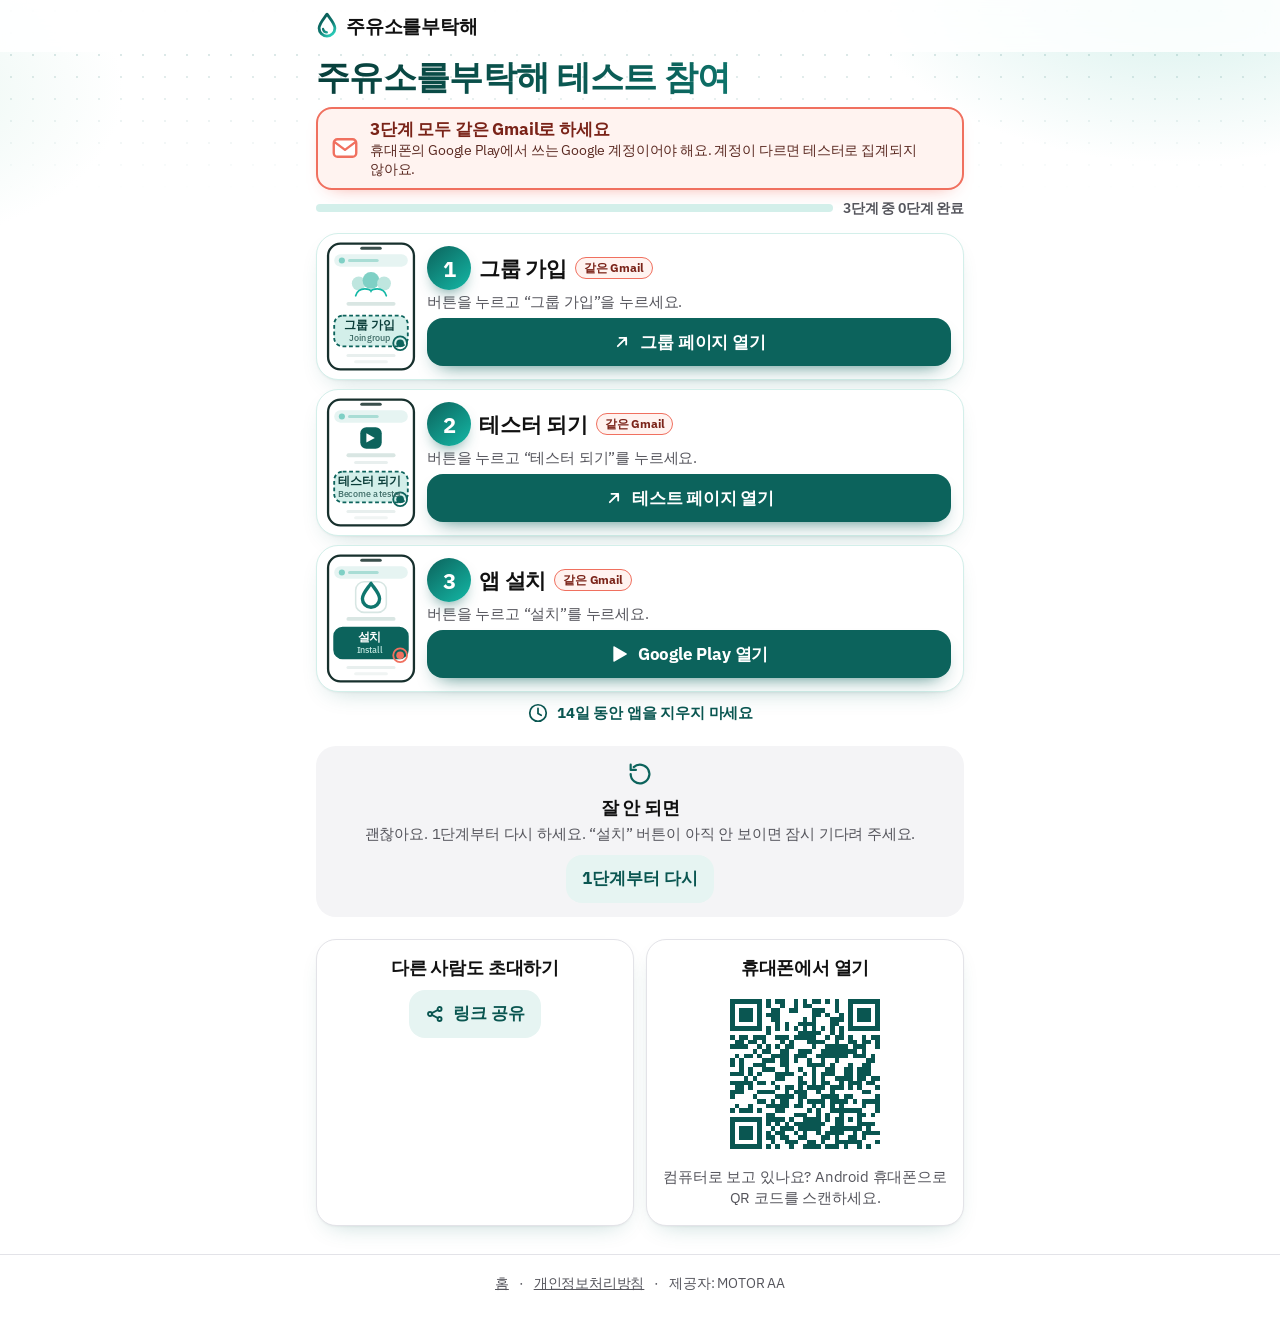
<file: docs/join.html>
<!doctype html>
<html lang="ko">
<head>
<meta charset="utf-8">
<meta name="viewport" content="width=device-width, initial-scale=1, viewport-fit=cover">
<title>주유소를부탁해 테스트 참여 — 3단계</title>
<meta name="description" content="같은 Gmail로 3단계만 하면 주유소를부탁해 테스트에 참여할 수 있어요.">
<meta name="robots" content="index, follow">
<meta name="theme-color" content="#0c635c">
<meta name="color-scheme" content="light">
<link rel="canonical" href="https://motoraath.com/fuelkr-site/join.html">
<meta property="og:type" content="website"><meta property="og:site_name" content="주유소를부탁해"><meta property="og:locale" content="ko_KR">
<link rel="alternate" hreflang="ko" href="https://motoraath.com/fuelkr-site/join.html"><link rel="alternate" hreflang="x-default" href="https://motoraath.com/fuelkr-site/join.html">
<meta property="og:title" content="주유소를부탁해 테스트 참여 — 3단계"><meta property="og:description" content="같은 Gmail로 3단계만 하면 주유소를부탁해 테스트에 참여할 수 있어요.">
<meta property="og:url" content="https://motoraath.com/fuelkr-site/join.html"><meta property="og:image" content="https://motoraath.com/fuelkr-site/img/og.png">
<meta name="twitter:card" content="summary_large_image"><meta name="twitter:title" content="주유소를부탁해 테스트 참여 — 3단계"><meta name="twitter:description" content="같은 Gmail로 3단계만 하면 주유소를부탁해 테스트에 참여할 수 있어요.">
<link rel="icon" href="img/icon.svg" type="image/svg+xml"><link rel="apple-touch-icon" href="img/icon-512.png">
<link rel="preload" href="fonts/ibm-plex-sans-latin-700-normal.woff2" as="font" type="font/woff2" crossorigin>
<link rel="stylesheet" href="motion.css?v=dde97f3d7f">
<link rel="stylesheet" href="join.css?v=125f9e7618">
</head>
<body>
<a class="skip" href="#steps" data-t="s1t">그룹 가입</a>
<header class="hd"><div class="hd-in">
  <a class="logo" href="index.html" aria-label="주유소를부탁해"><svg viewBox="100 40 312 420" aria-hidden="true"><defs><linearGradient id="lg" x1="150" y1="90" x2="370" y2="360" gradientUnits="userSpaceOnUse"><stop offset="0" stop-color="#0a5651"/><stop offset=".55" stop-color="#0f766e"/><stop offset="1" stop-color="#2dd4bf"/></linearGradient></defs><g fill="none" stroke="url(#lg)" stroke-linecap="round" stroke-linejoin="round"><path d="M256 82c-56 80-112 134-112 200a112 112 0 0 0 224 0c0-66-56-120-112-200z" stroke-width="40"/><path d="M200 292a58 58 0 0 0 54 48" stroke-width="32"/></g></svg><span>주유소를부탁해</span></a>
</div></header>

<main>
<section class="hero"><div class="wrap">
  <h1 data-t="h1">주유소를부탁해 테스트 참여</h1>
  <div class="gmail" role="note">
    <svg viewBox="0 0 24 24" aria-hidden="true"><rect x="3" y="5" width="18" height="14" rx="3"/><path d="M4 7.5l8 6 8-6"/></svg>
    <div><b data-t="gm">3단계 모두 같은 Gmail로 하세요</b><span data-t="gmD">휴대폰의 Google Play에서 쓰는 Google 계정이어야 해요. 계정이 다르면 테스터로 집계되지 않아요.</span></div>
  </div>
  <div class="iab" id="iab" role="alert" hidden>
    <svg viewBox="0 0 24 24" aria-hidden="true"><circle cx="12" cy="12" r="9"/><path d="M12 8v5M12 16.5v.01"/></svg>
    <div><b data-t="iabT">먼저 Chrome에서 열어 주세요</b><span data-t="iabD">지금 앱 내장 브라우저(Facebook/LINE)로 보고 계세요. 여기서는 Google 로그인이 잘 안 돼요. 아래 버튼을 누르거나, 위쪽 점 세 개를 눌러 “Chrome에서 열기”를 고르세요.</span>
      <div class="iabrow"><a class="btn" id="iabOpen" href="#" data-t="iabB">Chrome에서 열기</a><button type="button" class="btn ghost" id="iabCopy" data-t="iabC">링크 복사</button></div>
      <small id="iabNote" aria-live="polite"></small></div>
  </div>
  <div class="prog"><div class="bar" aria-hidden="true"><i id="barFill"></i></div><p id="progTxt" aria-live="polite"></p></div>
</div></section>

<section class="wrap steps" id="steps">
  <ol class="cards" data-stagger>
    <li class="card" id="c1" data-step="1">
      <div class="phone" aria-hidden="true">
        <svg viewBox="0 0 120 168" focusable="false"><rect x="4" y="2" width="112" height="164" rx="16" fill="#fff" stroke="#17302d" stroke-width="3"/><rect x="46" y="6" width="28" height="4" rx="2" fill="#17302d" opacity=".85"/>
          <rect x="12" y="16" width="96" height="16" rx="8" fill="#e6f4f2"/><circle cx="22" cy="24" r="4" fill="#7fd0c5"/><rect x="30" y="22" width="40" height="4" rx="2" fill="#a9ddd5"/>
          <circle cx="44" cy="54" r="9" fill="#bfe6df"/><circle cx="60" cy="50" r="11" fill="#7fd0c5"/><circle cx="77" cy="54" r="9" fill="#bfe6df"/><path d="M40 70c2-7 8-9 12-9s7 1 8 3c1-2 4-3 8-3s10 2 12 9" fill="none" stroke="#14b8a6" stroke-width="2.2" stroke-linecap="round"/>
          <rect x="28" y="78" width="64" height="5" rx="2.5" fill="#d9e6e3"/><rect x="12" y="96" width="96" height="40" rx="11" fill="#d3efea" stroke="#0c635c" stroke-width="2.4" stroke-dasharray="5 3.5"/>
          <rect x="28" y="146" width="64" height="4" rx="2" fill="#e8efee"/><rect x="38" y="154" width="44" height="4" rx="2" fill="#f0f4f3"/>
          <g class="tap"><circle class="ring" cx="98" cy="132" r="9" fill="none" stroke="#0c635c" stroke-width="2.4"/><circle cx="98" cy="132" r="5" fill="#0c635c"/></g></svg>
        <div class="lbl"><b data-t="s1l">그룹 가입</b><small data-t="s1e">Join group</small></div>
      </div>
      <div class="body">
        <div class="head"><button class="num" type="button" data-press data-chk="1"><span>1</span><svg viewBox="0 0 24 24" aria-hidden="true"><path d="M5 12.5l4.5 4.5L19 7.5"/></svg></button><h2 data-t="s1t">그룹 가입</h2><em class="chip" data-t="gmShort">같은 Gmail</em></div>
        <p class="desc" data-t="s1d">버튼을 누르고 “그룹 가입”을 누르세요.</p>
        <a class="btn" data-press data-ripple data-go="1" href="https://groups.google.com/g/motoraa-testers" target="_blank" rel="noopener"><svg viewBox="0 0 24 24" aria-hidden="true"><path d="M7 17L17 7M9 7h8v8"/></svg><span data-t="s1b">그룹 페이지 열기</span></a>
      </div>
    </li>
    <li class="card" id="c2" data-step="2">
      <div class="phone" aria-hidden="true">
        <svg viewBox="0 0 120 168" focusable="false"><rect x="4" y="2" width="112" height="164" rx="16" fill="#fff" stroke="#17302d" stroke-width="3"/><rect x="46" y="6" width="28" height="4" rx="2" fill="#17302d" opacity=".85"/>
          <rect x="12" y="16" width="96" height="16" rx="8" fill="#e6f4f2"/><rect x="30" y="22" width="40" height="4" rx="2" fill="#a9ddd5"/><circle cx="22" cy="24" r="4" fill="#7fd0c5"/>
          <rect x="46" y="38" width="28" height="28" rx="8" fill="#0c635c"/><path d="M54 46v12l11-6z" fill="#fff"/>
          <rect x="28" y="72" width="64" height="5" rx="2.5" fill="#d9e6e3"/><rect x="38" y="82" width="44" height="4" rx="2" fill="#e8efee"/>
          <rect x="12" y="96" width="96" height="40" rx="11" fill="#d3efea" stroke="#0c635c" stroke-width="2.4" stroke-dasharray="5 3.5"/>
          <rect x="28" y="146" width="64" height="4" rx="2" fill="#e8efee"/><rect x="38" y="154" width="44" height="4" rx="2" fill="#f0f4f3"/>
          <g class="tap"><circle class="ring" cx="98" cy="132" r="9" fill="none" stroke="#0c635c" stroke-width="2.4"/><circle cx="98" cy="132" r="5" fill="#0c635c"/></g></svg>
        <div class="lbl"><b data-t="s2l">테스터 되기</b><small data-t="s2e">Become a tester</small></div>
      </div>
      <div class="body">
        <div class="head"><button class="num" type="button" data-press data-chk="2"><span>2</span><svg viewBox="0 0 24 24" aria-hidden="true"><path d="M5 12.5l4.5 4.5L19 7.5"/></svg></button><h2 data-t="s2t">테스터 되기</h2><em class="chip" data-t="gmShort">같은 Gmail</em></div>
        <p class="desc" data-t="s2d">버튼을 누르고 “테스터 되기”를 누르세요.</p>
        <a class="btn" data-press data-ripple data-go="2" href="https://play.google.com/apps/testing/com.motoraa.fuelkr" target="_blank" rel="noopener"><svg viewBox="0 0 24 24" aria-hidden="true"><path d="M7 17L17 7M9 7h8v8"/></svg><span data-t="s2b">테스트 페이지 열기</span></a>
      </div>
    </li>
    <li class="card" id="c3" data-step="3">
      <div class="phone" aria-hidden="true">
        <svg viewBox="0 0 120 168" focusable="false"><rect x="4" y="2" width="112" height="164" rx="16" fill="#fff" stroke="#17302d" stroke-width="3"/><rect x="46" y="6" width="28" height="4" rx="2" fill="#17302d" opacity=".85"/>
          <rect x="12" y="16" width="96" height="16" rx="8" fill="#e6f4f2"/><rect x="30" y="22" width="40" height="4" rx="2" fill="#a9ddd5"/><circle cx="22" cy="24" r="4" fill="#7fd0c5"/>
          <rect x="40" y="36" width="40" height="40" rx="11" fill="#fff" stroke="#d7e6e3" stroke-width="2"/><g transform="translate(60 56) scale(.1) translate(-256 -260)" fill="none" stroke="#0f766e" stroke-linecap="round" stroke-linejoin="round"><path d="M256 82c-56 80-112 134-112 200a112 112 0 0 0 224 0c0-66-56-120-112-200z" stroke-width="44"/></g>
          <rect x="28" y="82" width="64" height="5" rx="2.5" fill="#d9e6e3"/><rect x="12" y="96" width="96" height="40" rx="11" fill="#0c635c" stroke="#0c635c" stroke-width="2.4"/>
          <rect x="28" y="146" width="64" height="4" rx="2" fill="#e8efee"/><rect x="38" y="154" width="44" height="4" rx="2" fill="#f0f4f3"/>
          <g class="tap"><circle class="ring" cx="98" cy="132" r="9" fill="none" stroke="#f0705f" stroke-width="2.4"/><circle cx="98" cy="132" r="5" fill="#f0705f"/></g></svg>
        <div class="lbl on-dark"><b data-t="s3l">설치</b><small data-t="s3e">Install</small></div>
      </div>
      <div class="body">
        <div class="head"><button class="num" type="button" data-press data-chk="3"><span>3</span><svg viewBox="0 0 24 24" aria-hidden="true"><path d="M5 12.5l4.5 4.5L19 7.5"/></svg></button><h2 data-t="s3t">앱 설치</h2><em class="chip" data-t="gmShort">같은 Gmail</em></div>
        <p class="desc" data-t="s3d">버튼을 누르고 “설치”를 누르세요.</p>
        <a class="btn play" data-press data-ripple data-go="3" href="https://play.google.com/store/apps/details?id=com.motoraa.fuelkr" target="_blank" rel="noopener"><svg class="gp" viewBox="0 0 24 24" aria-hidden="true"><path d="M4 3.2v17.6c0 .5.6.8 1 .5l15-8.8c.4-.2.4-.8 0-1L5 2.7c-.4-.3-1 0-1 .5z" fill="currentColor"/></svg><span data-t="s3b">Google Play 열기</span></a>
      </div>
    </li>
  </ol>
  <p class="pend" id="pend" data-t="pend" hidden>2·3단계는 테스트가 시작되면 누를 수 있어요. 지금은 그룹에 먼저 가입해 두고 이 페이지로 다시 오세요.</p>
  <p class="remind"><svg viewBox="0 0 24 24" aria-hidden="true"><circle cx="12" cy="12" r="9"/><path d="M12 7v5.5l3.5 2"/></svg><b data-t="remH">14일 동안 앱을 지우지 마세요</b></p>
  <div class="all" id="all" hidden>
    <svg viewBox="0 0 24 24" aria-hidden="true"><path d="M5 12.5l4.5 4.5L19 7.5"/></svg>
    <div><b data-t="allT">모두 끝났어요, 고맙습니다!</b><p data-t="allD">휴대폰에서 주유소를부탁해 앱을 열고 써 보세요.</p></div>
  </div>
</section>

<section class="wrap notes">
  <div class="ncard" data-reveal>
    <svg viewBox="0 0 24 24" aria-hidden="true"><path d="M4 12a8 8 0 1 0 2.6-5.9M4 4v4.5h4.5"/></svg>
    <div><h2 data-t="retryH">잘 안 되면</h2><p data-t="retryD">괜찮아요. 1단계부터 다시 하세요. “설치” 버튼이 아직 안 보이면 잠시 기다려 주세요.</p><button type="button" class="btn ghost" id="reset" data-press data-ripple data-t="retryB">1단계부터 다시</button></div>
  </div>
</section>

<section class="wrap two">
  <div class="panel" data-reveal>
    <h2 data-t="shareH">다른 사람도 초대하기</h2>
    <div class="row"><button class="btn ghost" type="button" id="share" data-press data-ripple><svg viewBox="0 0 24 24" aria-hidden="true"><circle cx="6" cy="12" r="2.4"/><circle cx="17.5" cy="6" r="2.4"/><circle cx="17.5" cy="18" r="2.4"/><path d="M8.2 10.9l7.1-3.7M8.2 13.1l7.1 3.7"/></svg><span data-t="share">링크 공유</span></button></div>
    <p class="note" id="shareNote" aria-live="polite"></p>
  </div>
  <div class="panel qr" data-reveal style="--i:1">
    <h2 data-t="qrH">휴대폰에서 열기</h2>
    <img src="img/join-qr.svg" width="168" height="168" data-alt="qrAlt" loading="lazy" alt="이 페이지의 QR 코드">
    <p class="note" data-t="qrD">컴퓨터로 보고 있나요? Android 휴대폰으로 QR 코드를 스캔하세요.</p>
  </div>
</section>
</main>

<footer class="ft"><div class="wrap"><a href="index.html" data-lnk data-t="back">홈</a><span aria-hidden="true">·</span><a href="privacy.html?lang=ko" data-lnk data-t="privacy">개인정보처리방침</a><span aria-hidden="true">·</span><span><span data-t="ftOp">제공자</span>: MOTOR AA</span></div></footer>

<script src="motion.js?v=bb445964ea"></script>
<script src="join-strings.js?v=7a0355f25d"></script>
<script src="join.js?v=7903c8f659"></script>
</body>
</html>
</file>
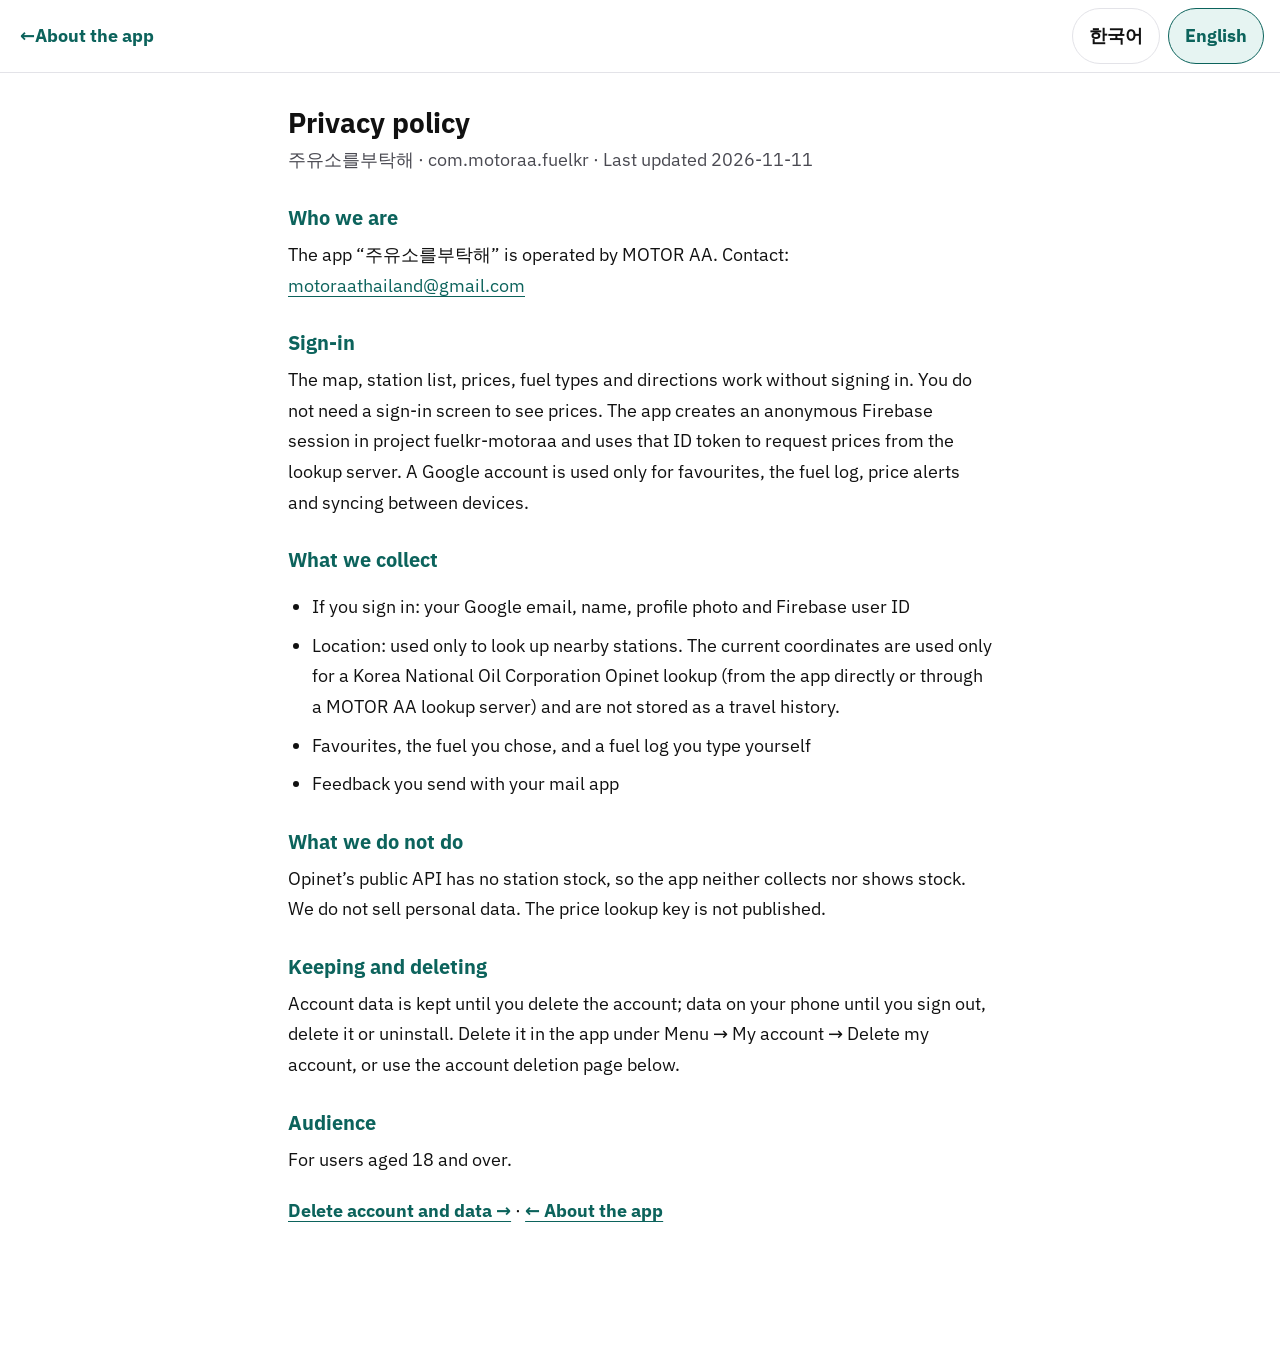
<file: docs/privacy.html>
<!doctype html>
<html lang="ko">
<head>
<meta charset="utf-8"><meta name="viewport" content="width=device-width, initial-scale=1"><meta name="color-scheme" content="light dark">
<title>개인정보처리방침 — 주유소를부탁해</title>
<meta name="description" content="개인정보처리방침 — 주유소를부탁해">
<link rel="canonical" href="https://motoraath.com/fuelkr-site/privacy.html">
<link rel="icon" href="img/icon.svg" type="image/svg+xml">
<link rel="stylesheet" href="site.css?v=034f110fd0">
</head>
<body>
<header><a class="back" href="index.html" id="back" data-lnk>← <span>앱 소개</span></a><nav aria-label="Language" id="langs"><button type="button" data-l="ko" lang="ko" aria-pressed="true">한국어</button><button type="button" data-l="en" lang="en" aria-pressed="false">English</button></nav></header>
<main id="main">
<section lang="ko" id="s-ko" class="on"><h1>개인정보처리방침</h1><p class="meta">주유소를부탁해 · com.motoraa.fuelkr · 최종 업데이트 2026-11-11</p><h2>운영자</h2><p>“주유소를부탁해” 앱은 MOTOR AA가 운영합니다. 문의: <a href="mailto:motoraathailand@gmail.com">motoraathailand@gmail.com</a></p><h2>로그인</h2><p>지도, 주유소 목록, 가격, 유종, 길 안내는 로그인 없이 쓸 수 있습니다. 가격을 보려면 로그인 화면이 필요하지 않습니다. 앱은 Firebase 프로젝트 fuelkr-motoraa에서 익명 인증으로 세션을 만들고, 그 ID 토큰으로 가격 조회 서버에 요청합니다. 즐겨찾기, 주유 기록, 가격 알림, 기기 간 동기화를 쓸 때만 Google 계정으로 로그인합니다.</p><h2>수집하는 정보</h2><ul><li>로그인한 경우: Google 계정의 이메일, 이름, 프로필 사진, Firebase 사용자 ID</li><li>위치: 주변 주유소를 조회할 때만 사용합니다. 현재 좌표는 한국석유공사 오피넷 조회(앱에서 직접 또는 MOTOR AA 조회 서버를 거쳐)에만 쓰이며, 이동 기록으로 저장하지 않습니다.</li><li>즐겨찾기, 선택한 유종, 직접 입력한 주유 기록</li><li>의견: 휴대폰의 메일 앱으로 보내는 내용</li></ul><h2>하지 않는 것</h2><p>오피넷 공개 API에는 주유소 재고가 없어 재고를 수집하거나 표시하지 않습니다. 개인정보를 판매하지 않습니다. 유가 조회 인증키는 공개하지 않습니다.</p><h2>보관과 삭제</h2><p>계정 데이터는 계정을 삭제할 때까지, 휴대폰 안의 데이터는 로그아웃·삭제·앱 삭제 전까지 보관합니다. 앱의 메뉴 → 내 계정 → 내 계정 삭제에서 지울 수 있고, 아래 계정 삭제 안내로도 요청할 수 있습니다.</p><h2>대상</h2><p>만 18세 이상을 대상으로 합니다.</p><p class="links"><a href="delete-account.html" data-lnk>계정 및 데이터 삭제 →</a> · <a href="index.html" data-lnk>← 앱 소개</a></p></section>
<section lang="en" id="s-en"><h1>Privacy policy</h1><p class="meta">주유소를부탁해 · com.motoraa.fuelkr · Last updated 2026-11-11</p><h2>Who we are</h2><p>The app “주유소를부탁해” is operated by MOTOR AA. Contact: <a href="mailto:motoraathailand@gmail.com">motoraathailand@gmail.com</a></p><h2>Sign-in</h2><p>The map, station list, prices, fuel types and directions work without signing in. You do not need a sign-in screen to see prices. The app creates an anonymous Firebase session in project fuelkr-motoraa and uses that ID token to request prices from the lookup server. A Google account is used only for favourites, the fuel log, price alerts and syncing between devices.</p><h2>What we collect</h2><ul><li>If you sign in: your Google email, name, profile photo and Firebase user ID</li><li>Location: used only to look up nearby stations. The current coordinates are used only for a Korea National Oil Corporation Opinet lookup (from the app directly or through a MOTOR AA lookup server) and are not stored as a travel history.</li><li>Favourites, the fuel you chose, and a fuel log you type yourself</li><li>Feedback you send with your mail app</li></ul><h2>What we do not do</h2><p>Opinet’s public API has no station stock, so the app neither collects nor shows stock. We do not sell personal data. The price lookup key is not published.</p><h2>Keeping and deleting</h2><p>Account data is kept until you delete the account; data on your phone until you sign out, delete it or uninstall. Delete it in the app under Menu → My account → Delete my account, or use the account deletion page below.</p><h2>Audience</h2><p>For users aged 18 and over.</p><p class="links"><a href="delete-account.html" data-lnk>Delete account and data →</a> · <a href="index.html" data-lnk>← About the app</a></p></section>
</main>
<script>
(function () {
  var L = ["ko","en"], T = {"ko":"개인정보처리방침 — 주유소를부탁해","en":"Privacy policy — 주유소를부탁해"}, BACK = {"ko":"← 앱 소개","en":"← About the app"};
  document.documentElement.setAttribute('data-js', '');
  function show(l, save) { if (L.indexOf(l) < 0) l = 'en'; document.documentElement.lang = l; document.title = T[l];
    L.forEach(function (x) { document.getElementById('s-' + x).classList.toggle('on', x === l); });
    [].forEach.call(document.querySelectorAll('#langs button'), function (b) { b.setAttribute('aria-pressed', String(b.getAttribute('data-l') === l)); });
    [].forEach.call(document.querySelectorAll('[data-lnk]'), function (a) { a.setAttribute('href', a.getAttribute('href').split('?')[0] + '?lang=' + l); });
    document.querySelector('#back span').textContent = BACK[l].replace(/^←s*/, ''); if (save) try { localStorage.setItem('fkr.site.lang', l); } catch (e) {} }
  var q = /[?&]lang=(\w+)/.exec(location.search), saved = null, nav = null;
  try { saved = localStorage.getItem('fkr.site.lang'); } catch (e) {}
  if (q) show(L.indexOf(q[1]) > -1 ? q[1] : 'en');   // old th/zh/hi links -> English
  else if (saved && L.indexOf(saved) > -1) show(saved);
  else {
    try { var a = navigator.languages && navigator.languages.length ? navigator.languages : [navigator.language];
      for (var i = 0; i < a.length; i++) { var p = String(a[i] || '').toLowerCase().split(/[-_]/)[0]; if (L.indexOf(p) > -1) { nav = p; break; } } } catch (e) {}
    show(nav || 'en');
  }
  document.getElementById('langs').addEventListener('click', function (e) { var b = e.target.closest('button'); if (b) show(b.getAttribute('data-l'), true); });
})();
</script>
</body>
</html>
</file>
<file: docs/landing.css>
/* น้ำมันถูก — public intro page. Modelled on AAAi's intro page (white base, soft tinted gradients + dot grid, numbered feature sections, phone mockups, 3-step tabs, trust cards, FAQ, sticky mobile bar, rounded pill buttons).
   Only the main colour differs: this app's teal #0c635c. No external libraries/CDNs. Motion = transform/opacity only; prefers-reduced-motion switches everything off (last block). */
@font-face { font-family:'IBM Plex Sans'; font-display:swap; font-weight:400; src:url(fonts/ibm-plex-sans-latin-400-normal.woff2) format("woff2"); unicode-range:U+0000-00FF,U+0131,U+0152-0153,U+02BB-02BC,U+02C6,U+02DA,U+02DC,U+2000-206F,U+20AC,U+2122,U+2190-2193,U+2212,U+2215,U+FEFF,U+FFFD; }
@font-face { font-family:'IBM Plex Sans'; font-display:swap; font-weight:500; src:url(fonts/ibm-plex-sans-latin-500-normal.woff2) format("woff2"); unicode-range:U+0000-00FF,U+0131,U+0152-0153,U+02BB-02BC,U+02C6,U+02DA,U+02DC,U+2000-206F,U+20AC,U+2122,U+2190-2193,U+2212,U+2215,U+FEFF,U+FFFD; }
@font-face { font-family:'IBM Plex Sans'; font-display:swap; font-weight:600; src:url(fonts/ibm-plex-sans-latin-600-normal.woff2) format("woff2"); unicode-range:U+0000-00FF,U+0131,U+0152-0153,U+02BB-02BC,U+02C6,U+02DA,U+02DC,U+2000-206F,U+20AC,U+2122,U+2190-2193,U+2212,U+2215,U+FEFF,U+FFFD; }
@font-face { font-family:'IBM Plex Sans'; font-display:swap; font-weight:700; src:url(fonts/ibm-plex-sans-latin-700-normal.woff2) format("woff2"); unicode-range:U+0000-00FF,U+0131,U+0152-0153,U+02BB-02BC,U+02C6,U+02DA,U+02DC,U+2000-206F,U+20AC,U+2122,U+2190-2193,U+2212,U+2215,U+FEFF,U+FFFD; }
@font-face { font-family:'IBM Plex Sans Thai'; font-display:swap; font-weight:400; src:url(fonts/ibm-plex-sans-thai-thai-400-normal.woff2) format("woff2"); unicode-range:U+02D7,U+0303,U+0331,U+0E01-0E5B,U+200C-200D,U+25CC; }
@font-face { font-family:'IBM Plex Sans Thai'; font-display:swap; font-weight:500; src:url(fonts/ibm-plex-sans-thai-thai-500-normal.woff2) format("woff2"); unicode-range:U+02D7,U+0303,U+0331,U+0E01-0E5B,U+200C-200D,U+25CC; }
@font-face { font-family:'IBM Plex Sans Thai'; font-display:swap; font-weight:600; src:url(fonts/ibm-plex-sans-thai-thai-600-normal.woff2) format("woff2"); unicode-range:U+02D7,U+0303,U+0331,U+0E01-0E5B,U+200C-200D,U+25CC; }
@font-face { font-family:'IBM Plex Sans Thai'; font-display:swap; font-weight:700; src:url(fonts/ibm-plex-sans-thai-thai-700-normal.woff2) format("woff2"); unicode-range:U+02D7,U+0303,U+0331,U+0E01-0E5B,U+200C-200D,U+25CC; }
:root { --acc:#0c635c; --acc-d:#0a5651; --acc2:#14b8a6; --acc3:#f0705f; --amber:#e0a100; --ink:#111; --mut:#55555c; --line:#e3e3e8; --soft:#f4f4f6; --tint:#e6f4f2; --mint:#d3efea; --hd:60px;
  --sh:0 1px 2px rgba(17,17,17,.04), 0 8px 24px -12px rgba(17,17,17,.14); --sh-f:0 18px 40px -16px rgba(12,99,92,.4), 0 0 0 1px rgba(17,17,17,.05); --ease:cubic-bezier(.22,1,.36,1); --std:cubic-bezier(.4,0,.2,1); --spring:cubic-bezier(.22,1,.36,1); }
@supports (animation-timing-function:linear(0,1)) { :root { --spring:linear(0,.075,.228,.391,.537,.657,.751,.822,.874,.912,.939,.958,.971,.98,.987,.991,.994,.996,.997,.998,1); } }   /* shared motion standard: critically damped spring, no overshoot */
* { box-sizing:border-box; }
html { scroll-behavior:smooth; scroll-padding-top:calc(var(--hd) + 12px); -webkit-text-size-adjust:100%; }
body { margin:0; background:#fff; color:var(--ink); font-family:"IBM Plex Sans","IBM Plex Sans Thai","Noto Sans KR","Noto Sans SC","Noto Sans Devanagari",system-ui,-apple-system,"Segoe UI",sans-serif; font-size:18px; line-height:1.7; overflow-x:hidden; -webkit-tap-highlight-color:transparent; }
html[lang=th] body { font-family:"IBM Plex Sans Thai","IBM Plex Sans",system-ui,sans-serif; line-height:1.75; }
html[lang=ko] body { font-family:"IBM Plex Sans","Noto Sans KR","Malgun Gothic","Apple SD Gothic Neo",system-ui,sans-serif; letter-spacing:-.01em; }
html[lang=ko] body { word-break:keep-all; overflow-wrap:break-word; }   /* Korean: wrap only at spaces, never inside a word */
html[lang=zh] body { font-family:"IBM Plex Sans","Noto Sans SC","PingFang SC","Microsoft YaHei",system-ui,sans-serif; }
html[lang=hi] body { font-family:"IBM Plex Sans","Noto Sans Devanagari","Nirmala UI",system-ui,sans-serif; line-height:1.8; }
img { max-width:100%; height:auto; display:block; }
a { color:var(--acc); }
button { font:inherit; }
.wrap { width:100%; max-width:1080px; margin:0 auto; padding:0 20px; } .wrap.narrow { max-width:760px; }
.sr { position:absolute; width:1px; height:1px; margin:-1px; padding:0; overflow:hidden; clip:rect(0,0,0,0); border:0; list-style:none; }
.skip { position:absolute; left:12px; top:-60px; z-index:100; background:var(--ink); color:#fff; padding:8px 14px; border-radius:12px; text-decoration:none; } .skip:focus { top:8px; }
:focus-visible { outline:3px solid var(--acc); outline-offset:2px; border-radius:8px; }

/* header + scroll progress */
.hd { position:sticky; top:0; z-index:50; background:rgba(255,255,255,.86); -webkit-backdrop-filter:saturate(1.6) blur(14px); backdrop-filter:saturate(1.6) blur(14px); border-bottom:1px solid transparent; transition:border-color .2s, box-shadow .2s; }
.hd.scrolled { border-bottom-color:var(--line); box-shadow:0 8px 24px -20px rgba(17,17,17,.5); }
.hd-in { height:var(--hd); max-width:1080px; margin:0 auto; padding:0 20px; display:flex; align-items:center; justify-content:space-between; gap:12px; }
.logo { display:flex; align-items:center; gap:8px; color:var(--ink); text-decoration:none; font-weight:700; font-size:21px; letter-spacing:-.01em; }
.logo-drop { width:30px; height:30px; flex:none; transition:transform .5s var(--spring); } .logo:hover .logo-drop { transform:rotate(-12deg) scale(1.12); }
.hd-r { display:flex; align-items:center; gap:10px; }
.lang { display:flex; align-items:center; gap:4px; height:44px; padding:0 8px 0 12px; border-radius:999px; background:var(--soft); color:var(--ink); transition:background-color .2s, transform .15s var(--ease); }
.lang:hover { background:var(--tint); } .lang:active { transform:scale(.97); }
.lang svg { width:20px; height:20px; flex:none; }
.lang select { appearance:none; -webkit-appearance:none; border:0; background:transparent; color:inherit; font:inherit; font-size:16px; font-weight:600; padding:8px 6px; max-width:120px; cursor:pointer; }
.progress { position:absolute; left:0; right:0; bottom:-1px; height:4px; transform-origin:0 50%; transform:scaleX(0); background:linear-gradient(90deg,var(--acc),var(--acc2) 70%,#5eead4); border-radius:0 4px 4px 0; will-change:transform; }

/* buttons (soft, pill, press + ripple) */
.btn { position:relative; overflow:hidden; display:inline-flex; align-items:center; justify-content:center; gap:8px; background:var(--acc); color:#fff; text-decoration:none; font-weight:700; border:0; border-radius:999px; padding:0 24px; height:56px; font-size:18px; cursor:pointer; box-shadow:0 10px 20px -12px rgba(12,99,92,.9); transition:transform .18s var(--ease), box-shadow .2s, background-color .2s; white-space:nowrap; }
.btn:hover { background:var(--acc-d); box-shadow:0 14px 26px -12px rgba(12,99,92,.9); transform:translateY(-2px); }
.btn:active { transform:scale(.97); box-shadow:0 4px 10px -8px rgba(12,99,92,.9); }
.btn.lg { height:60px; padding:0 30px; font-size:19px; }
.btn.ghost { background:#fff; color:var(--acc); box-shadow:0 0 0 1.5px color-mix(in srgb, var(--acc) 35%, var(--line)), var(--sh); }
.btn.ghost:hover { background:var(--tint); }
.rip { position:absolute; border-radius:50%; width:12px; height:12px; margin:-6px 0 0 -6px; background:currentColor; opacity:.18; pointer-events:none; transform:scale(0); animation:rip .8s var(--ease) forwards; }
@keyframes rip { 60% { opacity:.08; } to { transform:scale(26); opacity:0; } }
.gp { position:relative; display:inline-flex; align-items:center; gap:10px; height:58px; padding:0 22px 0 16px; border-radius:16px; background:#111; color:#fff; text-decoration:none; box-shadow:0 10px 22px -12px rgba(17,17,17,.7); cursor:default; }
.gp > svg { width:28px; height:28px; flex:none; } .gp > span { display:flex; flex-direction:column; line-height:1.15; text-align:left; }
.gp small { font-size:12px; opacity:.85; } .gp b { font-size:20px; font-weight:600; letter-spacing:-.01em; }
.gp em { position:absolute; top:-11px; right:-8px; font-style:normal; font-size:13px; font-weight:700; background:var(--acc3); color:#fff; border-radius:999px; padding:2px 12px; line-height:1.6; box-shadow:0 4px 10px -4px rgba(240,112,95,.8); animation:badge 2.8s var(--ease) infinite; }
@keyframes badge { 0%,70%,100% { transform:none; } 78% { transform:translateY(-3px) rotate(-4deg); } 88% { transform:translateY(0) rotate(3deg); } }
.gp.sm { height:44px; padding:0 14px 0 10px; gap:7px; border-radius:12px; } .gp.sm > svg { width:22px; height:22px; } .gp.sm small { font-size:10.5px; } .gp.sm b { font-size:15px; }
.dl { display:flex; justify-content:center; margin:0 0 22px; } .dl .gp { height:64px; padding:0 28px 0 22px; border-radius:18px; } .dl .gp b { font-size:22px; }
.dl .gp:hover, .hero .gp:hover { animation:wobble .6s var(--ease); }
@keyframes wobble { 30% { transform:rotate(-1.5deg) scale(1.02); } 60% { transform:rotate(1deg) scale(1.02); } }

@media (max-width:859px) { .gp.sm { display:none; } }

/* hero: mint gradient + dot grid + drifting blobs + rising droplets */
.hero { position:relative; overflow:hidden; padding:34px 0 52px; background:linear-gradient(180deg,#eef9f7 0%,#fff 100%); isolation:isolate; }
.hero::before { content:""; position:absolute; inset:0; z-index:-1; background-image:radial-gradient(rgba(12,99,92,.2) 1.2px, transparent 1.4px); background-size:22px 22px; -webkit-mask-image:linear-gradient(180deg,#000 0%,rgba(0,0,0,.5) 55%,transparent 100%); mask-image:linear-gradient(180deg,#000 0%,rgba(0,0,0,.5) 55%,transparent 100%); animation:grid 24s linear infinite; }
@keyframes grid { to { background-position:22px 22px; } }
.blob { position:absolute; z-index:-1; border-radius:50%; filter:blur(8px); pointer-events:none; will-change:transform; }
.blob.b1 { width:560px; height:560px; right:-160px; top:-200px; background:radial-gradient(circle at 40% 40%, #b8ebe3 0%, rgba(184,235,227,0) 68%); animation:drift1 16s ease-in-out infinite alternate; }
.blob.b2 { width:520px; height:520px; left:-200px; bottom:-120px; background:radial-gradient(circle at 50% 50%, #fde3df 0%, rgba(253,227,223,0) 66%); animation:drift2 19s ease-in-out infinite alternate; }
@keyframes drift1 { from { transform:translate(0,0) scale(1); } to { transform:translate(-70px,50px) scale(1.12); } }
@keyframes drift2 { from { transform:translate(0,0) scale(1); } to { transform:translate(80px,-40px) scale(1.1); } }
.drops { position:absolute; inset:0; z-index:-1; pointer-events:none; overflow:hidden; }
.drops i { position:absolute; left:var(--x); bottom:-40px; width:22px; height:22px; border-radius:50% 0 50% 50%; background:linear-gradient(135deg,rgba(20,184,166,.5),rgba(12,99,92,.28)); transform:rotate(-45deg) scale(var(--s)); opacity:0; animation:rise var(--t) linear var(--dl) infinite; }
@keyframes rise { 0% { opacity:0; transform:translateY(0) rotate(-45deg) scale(var(--s)); } 12% { opacity:.65; } 85% { opacity:.35; } 100% { opacity:0; transform:translateY(-760px) rotate(-45deg) scale(var(--s)); } }
.hero-in { position:relative; display:grid; gap:34px; }
@keyframes ping { 0% { box-shadow:0 0 0 0 rgba(20,184,166,.55); } 80%,100% { box-shadow:0 0 0 10px rgba(20,184,166,0); } }
h1 { margin:0; font-size:clamp(46px, 14vw, 84px); line-height:1.12; font-weight:700; letter-spacing:-.02em; display:flex; flex-direction:column; align-items:flex-start; }
html[lang=th] h1 { line-height:1.3; }
.grad { white-space:nowrap; background:linear-gradient(95deg,#0c635c 0%,#14b8a6 50%,#0c635c 100%) 0 0 / 220% 100%; -webkit-background-clip:text; background-clip:text; color:transparent; -webkit-text-fill-color:transparent; padding-bottom:.06em; animation:sheen 7s ease-in-out infinite alternate; }
@keyframes sheen { to { background-position:100% 0; } }
.sub { margin:18px 0 0; font-size:clamp(21px,5.4vw,26px); font-weight:600; line-height:1.7; }
.lead { margin:14px 0 0; color:var(--mut); font-size:clamp(18px,4.4vw,20px); max-width:600px; text-wrap:pretty; }
.cta { display:flex; flex-wrap:wrap; gap:18px 14px; margin-top:26px; align-items:center; }
.note { margin:16px 0 0; color:var(--mut); font-size:16px; }
/* staggered hero entrance (plays on load, no scroll needed) */
.js .in-h { opacity:0; transform:translateY(24px); }
.js.ready .in-h { animation:heroIn .8s var(--ease) both; animation-delay:calc(var(--h,0) * 60ms + 80ms); }
@keyframes heroIn { from { opacity:0; transform:translateY(24px) scale(.985); } to { opacity:1; transform:none; } }

/* phone mockup: CSS only, floats, tilts with the pointer; floating info cards */
.phone-wrap { position:relative; width:min(100%, 270px); margin:0 auto; }
.phone-wrap.sm { width:min(100%, 250px); }
.float-a { animation:bob 6s ease-in-out infinite; } .float-a.slow { animation-duration:8s; }
@keyframes bob { 0%,100% { transform:translateY(0); } 50% { transform:translateY(-12px); } }
.tilt { transform:perspective(900px) rotateX(var(--rx,0deg)) rotateY(var(--ry,0deg)); transition:transform .45s var(--ease); will-change:transform; }
.phone { position:relative; border-radius:42px; padding:9px; background:linear-gradient(145deg,#2a2a31,#0d0d10); box-shadow:var(--sh-f), 0 40px 80px -30px rgba(12,99,92,.5); }
.phone::before { content:""; position:absolute; top:14px; left:50%; width:10px; height:10px; margin-left:-5px; background:#0d0d10; border-radius:50%; z-index:3; box-shadow:0 0 0 2px rgba(255,255,255,.85); }
.phone-screen { position:relative; overflow:hidden; border-radius:34px; background:#fff; aspect-ratio:9/16; }
.phone-screen > img { width:100%; height:100%; object-fit:cover; object-position:top; }
.phone-screen.stack > img { position:absolute; inset:0; opacity:0; transform:scale(1.04); transition:opacity .6s var(--std), transform .8s var(--ease); } .phone-screen.stack > img.on { opacity:1; transform:none; }
.phone-screen::after { content:""; position:absolute; inset:0; background:linear-gradient(115deg,rgba(255,255,255,0) 40%,rgba(255,255,255,.35) 50%,rgba(255,255,255,0) 60%); transform:translateX(-120%); animation:glint 7s ease-in-out 2s infinite; pointer-events:none; }
@keyframes glint { 0%,70% { transform:translateX(-120%); } 100% { transform:translateX(120%); } }
.fl { position:absolute; z-index:4; display:flex; align-items:center; gap:10px; padding:10px 16px 10px 10px; background:#fff; border-radius:18px; box-shadow:0 14px 30px -14px rgba(17,17,17,.4), 0 0 0 1px var(--line); line-height:1.3; }
.fl strong { display:block; font-size:15px; } .fl small { color:var(--mut); font-size:14px; } .fl .big { font-size:22px; font-weight:700; color:var(--acc); }
.fi { display:grid; place-items:center; width:42px; height:42px; border-radius:14px; background:var(--tint); color:var(--acc); flex:none; } .fi svg { width:24px; height:24px; }
.fi.ok { background:#e3f6ea; color:#0a5a2a; } .fi.pin { background:#fdeeec; color:#a8321f; }
.f1 { left:-34px; top:14%; animation:bob 5s ease-in-out .3s infinite; } .f2 { right:-30px; top:46%; animation:bob 5.6s ease-in-out 1s infinite; } .f3 { left:-26px; bottom:11%; animation:bob 6.2s ease-in-out .6s infinite; }
.f2 .fi.ok svg { animation:tick 3.2s var(--ease) infinite; stroke-dasharray:30; } @keyframes tick { 0% { stroke-dashoffset:30; } 25%,100% { stroke-dashoffset:0; } }
.hero-vis .dots { margin-top:22px; }
.dots { display:flex; justify-content:center; gap:12px; }
.dots button { width:14px; height:14px; border-radius:999px; background:#c9d9d6; border:0; padding:0; cursor:pointer; position:relative; transition:width .35s var(--spring), background-color .25s; }
.dots button::after { content:""; position:absolute; inset:-14px -6px; }
.dots button.on { width:34px; background:var(--acc); }

/* stats strip with counters */
.stats { padding:30px 0; background:#fff; }
.stats-in { display:grid; grid-template-columns:repeat(2,1fr); gap:14px; }
.stat { text-align:center; background:linear-gradient(180deg,#f4fbf9,#fff); border:1px solid var(--line); border-radius:22px; padding:18px 10px; box-shadow:var(--sh); transition:transform .25s var(--ease), box-shadow .25s; }
.stat:hover { transform:translateY(-4px); box-shadow:0 18px 30px -18px rgba(12,99,92,.45); }
.stat b { display:block; font-size:clamp(34px,9vw,46px); line-height:1.2; color:var(--acc); font-variant-numeric:tabular-nums; }
.stat > span { color:var(--mut); font-size:16px; }

/* chip marquee */
.mq { padding:14px 0 42px; } .mq-h { text-align:center; margin:0 0 18px; padding:0 20px; color:var(--mut); font-size:17px; font-weight:600; }
.mq-row { overflow:hidden; margin:10px 0; -webkit-mask-image:linear-gradient(90deg,transparent,#000 8%,#000 92%,transparent); mask-image:linear-gradient(90deg,transparent,#000 8%,#000 92%,transparent); }
.mq-track { display:flex; gap:12px; width:max-content; animation:mq 46s linear infinite; } .mq-row.rev .mq-track { animation-direction:reverse; animation-duration:52s; }
.mq-row:hover .mq-track { animation-play-state:paused; }
.mq-chip { flex:none; background:#fff; border:1px solid var(--line); border-radius:999px; padding:10px 22px; font-size:17px; font-weight:500; box-shadow:var(--sh); }
@keyframes mq { from { transform:translateX(0); } to { transform:translateX(-50%); } }

/* numbered feature sections */
.feat { padding:68px 0 60px; } .feat.alt { background:linear-gradient(180deg,#f4fbf9,#fff); }
.feat-in { display:grid; gap:44px; align-items:center; }
.sec-l { display:flex; align-items:center; gap:12px; margin:0 0 14px; color:var(--acc); font-weight:700; font-size:17px; }
.sec-l .n { letter-spacing:.04em; } .sec-l i { width:48px; height:2px; background:color-mix(in srgb, var(--acc) 45%, transparent); transform-origin:0 50%; transition:transform .8s var(--ease) .3s; }
.js .sec-l:not(.in) i { transform:scaleX(0); }
h2 { margin:0; font-size:clamp(30px, 8vw, 44px); line-height:1.3; font-weight:700; letter-spacing:-.02em; }
html[lang=th] h2 { line-height:1.45; } html[lang=hi] h2 { line-height:1.5; } html[lang=ko] h2 { letter-spacing:-.035em; }
.center { text-align:center; }
.desc { margin:16px 0 0; color:var(--mut); font-size:clamp(18px,4.4vw,20px); }
.check { list-style:none; margin:24px 0 0; padding:0; display:grid; gap:14px; }
.check li { position:relative; padding-left:48px; font-size:clamp(18px,4.4vw,19px); font-weight:500; display:flex; align-items:center; min-height:36px; }
.check li::before { content:""; position:absolute; left:0; top:50%; width:36px; height:36px; margin-top:-18px; border-radius:50%; background:var(--tint); }
.check li::after { content:""; position:absolute; left:12px; top:50%; width:12px; height:7px; margin-top:-6px; border-left:3px solid var(--acc); border-bottom:3px solid var(--acc); transform:rotate(-45deg); }
.js .check li { opacity:0; transform:translateX(-14px); transition:opacity .5s ease, transform .6s var(--ease); transition-delay:calc(.2s + var(--i,0) * 45ms); }
.js .check li::before { transform:scale(0); transition:transform .5s var(--spring); transition-delay:calc(.25s + var(--i,0) * 45ms); }
.js .check.in li { opacity:1; transform:none; } .js .check.in li::before { transform:none; }
.check li:nth-child(1) { --i:0; } .check li:nth-child(2) { --i:1; } .check li:nth-child(3) { --i:2; } .check li:nth-child(4) { --i:3; }
.feat-vis { padding:24px 0; position:relative; }
.gauge-card { position:relative; z-index:2; width:min(100%, 330px); margin:0 auto 28px; background:#fff; border-radius:26px; padding:18px 18px 16px; box-shadow:var(--sh-f); text-align:center; }
.g-t { margin:0 0 4px; font-weight:600; color:var(--mut); font-size:16px; }
.gauge { width:100%; max-width:260px; height:auto; overflow:visible; }
.gauge .arc { fill:none; stroke-width:16; stroke-linecap:round; stroke-dasharray:1; } .gauge .a1 { stroke:#2fa86a; } .gauge .a2 { stroke:#e0a100; } .gauge .a3 { stroke:#d4483a; }
.js .gauge .arc { stroke-dasharray:140; stroke-dashoffset:140; transition:stroke-dashoffset 1s var(--ease); } .js .feat-vis.in .gauge .arc { stroke-dashoffset:0; } .js .feat-vis.in .a2 { transition-delay:.25s; } .js .feat-vis.in .a3 { transition-delay:.5s; }
.needle { transform-origin:110px 112px; transform:rotate(-62deg); transition:transform 1s var(--spring); } .needle line { stroke:var(--ink); stroke-width:5; stroke-linecap:round; } .needle circle { fill:var(--ink); }
.g-chips { display:flex; justify-content:center; gap:8px; margin-top:6px; flex-wrap:wrap; }
.gc { display:inline-flex; align-items:center; gap:8px; min-height:44px; padding:0 14px; border-radius:999px; border:1.5px solid var(--line); background:#fff; color:var(--ink); font-weight:600; font-size:16px; cursor:pointer; position:relative; overflow:hidden; transition:transform .2s var(--spring), background-color .25s, border-color .25s; }
.gc i { width:12px; height:12px; border-radius:50%; background:var(--c); } .gc.ok { --c:#2fa86a; } .gc.low { --c:#e0a100; } .gc.out { --c:#d4483a; }
.gc:active { transform:scale(.95); } .gc.on { transform:scale(1.06); border-color:var(--c); background:color-mix(in srgb, var(--c) 12%, #fff); }
.sm2 { margin-top:0; }

/* "everything in one app" cards */
.more { padding:72px 0; background:radial-gradient(800px 420px at 50% 0%, #e9f7f4 0%, rgba(233,247,244,0) 70%), #fff; }
.steps-h { text-align:center; margin-bottom:32px; } .steps-h p { margin:12px 0 0; color:var(--mut); font-size:clamp(18px,4.4vw,20px); }
.mgrid { display:grid; gap:14px; }
.mcard, .tcard { background:#fff; border-radius:22px; padding:22px; box-shadow:var(--sh), 0 0 0 1px var(--line); transition:transform .3s var(--ease), box-shadow .3s; }
.mcard:hover, .tcard:hover { transform:translateY(-5px); box-shadow:0 22px 36px -20px rgba(12,99,92,.45), 0 0 0 1px color-mix(in srgb, var(--acc) 25%, var(--line)); }
.mcard:active, .tcard:active { transform:scale(.985); }
.ti { display:grid; place-items:center; width:52px; height:52px; border-radius:16px; background:var(--tint); color:var(--acc); transition:transform .4s var(--spring), background-color .3s, color .3s; } .ti svg { width:28px; height:28px; overflow:visible; }
.mcard:hover .ti, .tcard:hover .ti { transform:rotate(-8deg) scale(1.1); background:var(--acc); color:#fff; }
.mcard h3, .tcard h3 { margin:14px 0 6px; font-size:21px; line-height:1.45; } .mcard p, .tcard p { margin:0; color:var(--mut); font-size:17px; }
.mcard .pop { transform-origin:50% 60%; } .mcard:hover .pop { animation:heart .6s var(--spring); } @keyframes heart { 0% { transform:scale(1); } 40% { transform:scale(1.2); } 100% { transform:scale(1); } }
.mcard:hover .ring { transform-origin:12px 5px; animation:ring .7s ease; } @keyframes ring { 20% { transform:rotate(14deg); } 40% { transform:rotate(-12deg); } 60% { transform:rotate(8deg); } 80% { transform:rotate(-4deg); } }
.mcard .wr { stroke-dasharray:30; } .mcard:hover .wr { animation:write .7s var(--ease); } @keyframes write { from { stroke-dashoffset:30; } to { stroke-dashoffset:0; } }

/* 3-step tabs + progress bars */
.steps { padding:72px 0; background:linear-gradient(180deg,#f4fbf9,#fff); }
.tabs { display:grid; grid-template-columns:repeat(3,1fr); gap:10px; max-width:640px; margin:0 auto; }
.tab { display:flex; flex-direction:column; align-items:center; gap:10px; padding:0; border:0; background:none; cursor:pointer; color:var(--mut); font-weight:600; font-size:clamp(16px,4vw,18px); min-height:56px; }
.tab .tile { width:60px; height:60px; border-radius:20px; background:#fff; border:1px solid var(--line); display:grid; place-items:center; box-shadow:var(--sh); transition:background-color .25s, color .25s, transform .35s var(--spring), box-shadow .25s; } .tab .tile svg { width:28px; height:28px; }
.tab:active .tile { transform:scale(.92); }
.tab.on { color:var(--ink); } .tab.on .tile { background:var(--acc); color:#fff; border-color:var(--acc); transform:translateY(-4px) scale(1.04); box-shadow:0 14px 24px -12px rgba(12,99,92,.8); }
.tab .bar { display:block; width:100%; height:5px; border-radius:5px; background:var(--line); overflow:hidden; }
.tab .bar b { display:block; height:100%; width:100%; background:var(--acc); border-radius:5px; transform:scaleX(0); transform-origin:0 50%; }
.tab.done .bar b { transform:scaleX(1); } .tab.on .bar b { animation:fill var(--dur,5.5s) linear forwards; } .tabs.manual .tab.on .bar b { animation:none; transform:scaleX(1); }
@keyframes fill { from { transform:scaleX(0); } to { transform:scaleX(1); } }
.panel { display:grid; gap:28px; align-items:center; margin-top:38px; max-width:860px; margin-left:auto; margin-right:auto; }
.panel-text { text-align:center; } .stepno { display:inline-grid; place-items:center; width:40px; height:40px; border-radius:50%; background:var(--tint); color:var(--acc); font-weight:700; font-size:19px; }
.panel h3 { margin:14px 0 8px; font-size:clamp(24px,6vw,30px); line-height:1.45; } .panel p { margin:0; color:var(--mut); font-size:clamp(18px,4.4vw,20px); }
.panel-text.sw { animation:swap .4s var(--ease); } @keyframes swap { from { opacity:0; transform:translateY(10px); } to { opacity:1; transform:none; } }
.panel-vis .phone-wrap { width:min(100%, 240px); }

/* trust cards */
.trust { padding:72px 0; } .trust h2 { margin-bottom:30px; }
.cards { display:grid; gap:14px; }
.disc { text-align:center; color:var(--mut); font-size:16px; margin:26px 0 0; }

/* FAQ */
.faq { padding:72px 0; background:linear-gradient(180deg,#f4fbf9,#fff); } .faq h2 { text-align:center; margin-bottom:28px; }
.qa details { border-bottom:1px solid var(--line); }
.qa summary { list-style:none; cursor:pointer; display:flex; align-items:center; justify-content:space-between; gap:16px; padding:22px 2px; min-height:60px; font-size:clamp(19px,4.8vw,21px); font-weight:600; line-height:1.5; transition:color .2s, padding-left .25s var(--ease); }
.qa summary:hover { color:var(--acc); padding-left:6px; }
.qa summary::-webkit-details-marker { display:none; }
.qa summary::after { content:""; flex:none; width:12px; height:12px; border-right:3px solid var(--mut); border-bottom:3px solid var(--mut); transform:rotate(45deg); transition:transform .35s var(--spring); margin-right:4px; }
.qa details[open] summary::after { transform:rotate(-135deg); } .qa details[open] summary { color:var(--acc); }
.qa details p { margin:0 0 22px; color:var(--mut); font-size:18px; animation:swap .4s var(--ease); }

/* final CTA + footer */
.final { position:relative; overflow:hidden; padding:72px 0; text-align:center; background:radial-gradient(700px 360px at 50% 100%, #cfeee9 0%, rgba(207,238,233,0) 70%), linear-gradient(180deg,#fff,#eef9f7); }
.final p { margin:14px 0 26px; color:var(--mut); font-size:clamp(18px,4.4vw,20px); }
.final-drop { display:inline-block; margin-bottom:6px; } .final-drop svg { width:72px; height:72px; animation:dropFill 3.4s var(--ease) infinite; } @keyframes dropFill { 0%,100% { transform:translateY(0) scale(1); } 45% { transform:translateY(-10px) scale(1.06,.96); } 60% { transform:translateY(0) scale(.96,1.05); } }

.totop { position:fixed; right:max(16px, env(safe-area-inset-right)); bottom:max(18px, env(safe-area-inset-bottom)); z-index:40; width:52px; height:52px; border-radius:50%; border:0; background:#fff; color:var(--ink); display:grid; place-items:center; box-shadow:0 10px 24px -8px rgba(17,17,17,.3), 0 0 0 1px var(--line); cursor:pointer; opacity:0; transform:translateY(12px) scale(.9); pointer-events:none; transition:opacity .25s, transform .3s var(--spring); }
.totop.show { opacity:1; transform:none; pointer-events:auto; } .totop svg { width:26px; height:26px; } .totop:active { transform:scale(.92); } .totop[hidden] { display:none; }

/* scroll reveal (only hidden when JS is on) + variants; language switch crossfade */
.js .rv { opacity:0; transform:translateY(28px); transition:opacity .6s var(--std), transform .8s var(--ease); transition-delay:var(--d,0s); will-change:opacity, transform; }
.js .rv.in { will-change:auto; }
.js .rv.z { transform:translateY(28px) scale(.94); }
.js .rv.in { opacity:1; transform:none; }
.js main, .js footer { transition:opacity .22s var(--std); } .js.lsw main, .js.lsw footer, .js.lsw #stick { opacity:0; }

@media (min-width:600px) { .stats-in { grid-template-columns:repeat(4,1fr); } .mgrid { grid-template-columns:repeat(2,1fr); } .cards { grid-template-columns:repeat(2,1fr); } }
@media (min-width:860px) {
  .hero { padding:64px 0 88px; } .hero-in { grid-template-columns:1.1fr .9fr; align-items:center; gap:56px; }
  .feat { padding:104px 0; } .feat-in { grid-template-columns:1fr 1fr; gap:80px; } .feat-in.rev .feat-vis { order:-1; }
  .mgrid { grid-template-columns:repeat(3,1fr); } .cards { grid-template-columns:repeat(4,1fr); }
  .panel { grid-template-columns:1fr 240px; gap:56px; } .panel-text { text-align:left; } .panel-vis { order:2; }
  .steps, .trust, .faq, .final, .more { padding:104px 0; }
  .hd-in { padding:0 28px; } .wrap { padding:0 28px; } .phone-wrap { width:min(100%, 280px); } .phone-wrap.sm { width:min(100%, 270px); }
}
@media (max-width:420px) { .f1 { left:-14px; } .f2 { right:-12px; } .f3 { left:-12px; } .fl { padding:8px 12px 8px 8px; } .fl strong { font-size:14px; } .fl .big { font-size:19px; } .hd-in { padding:0 14px; } .logo { font-size:19px; } }
@media (max-width:359px) { .btn.lg, .hero .gp { width:100%; justify-content:center; } }

/* reduced motion: nothing moves, nothing is hidden; the marquee can be swiped by hand; the screenshots/gauge stay on a fixed state */
/* v22: "100% free" strip + Android Auto section (same tokens as the rest; transform/opacity motion only) */
.free { padding:56px 0; background:linear-gradient(135deg,#0a5651 0%,#0c635c 45%,#13a394 100%); color:#fff; position:relative; overflow:hidden; }
.free::before { content:""; position:absolute; right:-120px; top:-140px; width:420px; height:420px; border-radius:50%; background:radial-gradient(circle at 35% 35%,rgba(255,255,255,.18),rgba(255,255,255,0) 70%); }
.free-in { position:relative; display:grid; gap:28px; }
.free-badge { display:inline-flex; align-items:center; gap:10px; margin:0 0 14px; padding:8px 20px; border-radius:999px; background:#ffe14d; color:#0b4f46; font-weight:700; font-size:clamp(22px,6vw,28px); line-height:1.4; box-shadow:0 14px 26px -14px rgba(0,40,35,.7); }
.fb-dot { width:12px; height:12px; border-radius:50%; background:#0c635c; flex:none; }
.free h2, .feat.auto h2 { text-wrap:balance; }
.free h2 { margin:0; font-size:clamp(28px,7.6vw,40px); line-height:1.3; letter-spacing:-.01em; color:#fff; }
.free-p { margin:12px 0 0; font-size:clamp(18px,4.6vw,21px); font-weight:500; color:rgba(255,255,255,.92); }
.free-tiles { display:grid; gap:12px; grid-template-columns:1fr; }
.ftile { display:flex; align-items:center; gap:16px; background:rgba(255,255,255,.13); border:1px solid rgba(255,255,255,.28); border-radius:22px; padding:14px 20px; -webkit-backdrop-filter:blur(6px); backdrop-filter:blur(6px); }
.ftile b { font-size:clamp(40px,11vw,52px); line-height:1.1; font-variant-numeric:tabular-nums; color:#ffe14d; min-width:2.2ch; }
.ftile > span { font-size:clamp(18px,4.6vw,20px); font-weight:600; line-height:1.4; }
.free-note { margin:0; font-size:16px; line-height:1.7; color:rgba(255,255,255,.88); }
.sec-l em.new { font-style:normal; background:var(--acc3); color:#fff; border-radius:999px; padding:0 12px; font-size:14px; line-height:1.7; animation:badge 2.8s var(--ease) infinite; }
.auto-free { display:flex; align-items:center; gap:14px; margin:26px 0 0; padding:12px 16px; border-radius:18px; background:var(--tint); border:1px solid color-mix(in srgb, var(--acc) 22%, var(--line)); font-weight:600; font-size:clamp(17px,4.4vw,18px); line-height:1.5; }
.auto-free b { flex:none; font-size:28px; color:var(--acc); line-height:1; }
.car { margin:0; width:100%; }
.car-frame { border-radius:26px; padding:10px; background:linear-gradient(145deg,#2a2a31,#0d0d10); box-shadow:var(--sh-f), 0 40px 80px -30px rgba(12,99,92,.5); }
.car-screen { position:relative; overflow:hidden; border-radius:18px; background:#1b2029; aspect-ratio:1024/550; }
.car-screen > img { position:absolute; inset:0; width:100%; height:100%; object-fit:cover; opacity:0; transform:scale(1.03); transition:opacity .6s var(--std), transform .8s var(--ease); } .car-screen > img.on { opacity:1; transform:none; }
.car-chips { margin-top:18px; }
@media (max-width:599px) { .car-screen { aspect-ratio:5/4; } .car-screen > img { object-position:0 50%; } }   /* phones: show the station list larger (the map side is cropped) */
.car-chips .gc { --c:#2fa86a; min-width:44px; } .car-chips .gc:not(.on) i { background:#c9d9d6; }
.car-cap { margin:14px auto 0; max-width:520px; text-align:center; color:var(--mut); font-size:16px; line-height:1.65; }
.auto-note { margin-top:34px; margin-bottom:0; text-align:center; color:var(--mut); font-size:15px; line-height:1.7; max-width:760px; }
@media (min-width:860px) { .free { padding:72px 0; } .free-in { grid-template-columns:1.1fr 1fr; gap:48px; align-items:center; } .free-note { grid-column:1 / -1; } .free-tiles { grid-template-columns:1fr; } .feat.auto .feat-in { align-items:center; } }
@media (min-width:600px) and (max-width:859px) { .free-tiles { grid-template-columns:repeat(3,1fr); } .ftile { flex-direction:column; align-items:flex-start; gap:4px; } }

@media (prefers-reduced-motion: reduce) {
  html { scroll-behavior:auto; }
  *, *::before, *::after { animation:none !important; transition:none !important; }
  .js .rv, .js .in-h { opacity:1; transform:none; } .js .check li, .js .check li::before { opacity:1; transform:none; } .js .gauge .arc { stroke-dashoffset:0; } .js .sec-l:not(.in) i { transform:none; }
  .mq-row { overflow-x:auto; -webkit-mask-image:none; mask-image:none; scrollbar-width:none; } .mq-row::-webkit-scrollbar { display:none; }
  .tab .bar b { transform:scaleX(0); } .tab.on .bar b, .tab.done .bar b { transform:scaleX(1); }
  .car-screen > img { transform:none; } .drops { display:none; } .tilt { transform:none !important; } .dlbar { transform:none; }
}

/* first paint in a non-Thai language: hidden until the script has swapped the baked Thai text (fails open after 1.5 s) */
html.pl body { opacity:0; animation:plshow .01s linear 1.5s forwards; } @keyframes plshow { to { opacity:1; } }

/* "See all apps" -> the owner's app collection page (AA common rule 2026-11-02). Ghost pill like the other secondary buttons, line icon, always visible (hero + final section).
   Label keeps whole words (nowrap for Thai, which has no spaces; other languages may wrap only at spaces); the button grows taller instead of overflowing at 200% text. */
.btn.apps { max-width:100%; height:auto; min-height:60px; padding-top:8px; padding-bottom:8px; white-space:normal; text-align:center; line-height:1.3; }
.btn.apps span { word-break:keep-all; overflow-wrap:normal; hyphens:none; text-wrap:balance; }
html[lang=th] .btn.apps span, html[lang=hi] .btn.apps span { white-space:nowrap; }
.btn.apps .ai { width:24px; height:24px; flex:none; transition:transform .32s var(--ease); }
.btn.apps:hover .ai { transform:translateX(3px) scale(1.06); } .btn.apps:active .ai { transform:scale(.94); }
.btn.ghost.apps { background:var(--tint); color:var(--acc-d); box-shadow:0 0 0 2px var(--acc), var(--sh); }
.btn.ghost.apps:hover { background:var(--mint); }
.final .btn.apps { margin-top:2px; }
@media (max-width:359px) { .cta .btn.apps { width:100%; } }
@media (prefers-reduced-motion:reduce) { .btn.apps .ai { transition:none; } .btn.apps:hover .ai, .btn.apps:active .ai { transform:none; } }

/* 2026-11-10 (owner pt146u): official store badges side by side, car-screen cards (Android Auto + CarPlay preview), layout polish.
   Repeated tiles share one layout; every row of tiles has equal heights; labels wrap only between words (Thai/Hindi kept whole, Korean keep-all). */
h2, h3, .cc-name, .store-cap, .cc-st { text-wrap:balance; }
.desc, .lead, .free-p, .car-cap, .auto-note, .qa details p, .mcard p, .tcard p { text-wrap:pretty; }
/* store badges: two equal columns, each badge drawn inside the same 565:168 box, so both have exactly the same width and height */
.cta { flex-direction:column; align-items:flex-start; gap:16px; }
.stores { display:grid; grid-template-columns:repeat(2, minmax(0, 210px)); gap:12px 14px; align-items:start; width:100%; max-width:434px; }
.stores.center { justify-content:center; margin:0 auto; }
.store { display:flex; flex-direction:column; align-items:center; gap:10px; min-width:0; }
.badge { display:block; width:100%; position:relative; padding:0; border-radius:12px; transition:transform .2s var(--ease), box-shadow .2s; }
.badge::before { content:""; display:block; padding-top:calc(168 / 565 * 100%); } /* same 565:168 box as the Play badge; padding-top works without aspect-ratio */
.badge img { position:absolute; inset:0; width:100%; height:100%; object-fit:contain; object-position:center; display:block; padding:0; }
a.badge:hover { transform:translateY(-2px); box-shadow:0 12px 22px -14px rgba(17,17,17,.8); } a.badge:active { transform:scale(.97); }
.badge.off { cursor:default; }
.store-cap { display:inline-flex; align-items:center; justify-content:center; min-height:32px; padding:2px 14px; border-radius:999px; font-size:15px; font-weight:700; line-height:1.35; text-align:center; word-break:keep-all; overflow-wrap:normal; max-width:100%; }
html[lang=th] .store-cap, html[lang=th] .cc-st { white-space:nowrap; }
.store-cap.go { background:var(--tint); color:var(--acc-d); } .store-cap.soon { background:#fff3d6; color:#7a5200; }
.cta2 { display:grid; grid-template-columns:repeat(2, minmax(0, 1fr)); gap:12px 14px; width:100%; max-width:434px; }
.cta2 .btn { width:100%; min-width:0; height:auto; min-height:60px; padding:8px 14px; white-space:normal; text-align:center; line-height:1.3; }
.cta2 .btn span { word-break:keep-all; overflow-wrap:normal; }
html[lang=th] .cta2 .btn span, html[lang=hi] .cta2 .btn span { white-space:nowrap; }
.cta2.center { margin:22px auto 0; }
.final .dl { display:block; margin:0; }
@media (max-width:479px) { .cta2 { grid-template-columns:1fr; } }
/* car screens: one card layout for Android Auto and CarPlay (header, screen, control row, caption) */
.feat.auto { background:linear-gradient(180deg,#fff,#f4fbf9 40%,#fff); }
.auto-head { text-align:center; max-width:780px; margin:0 auto 34px; } .auto-head .sec-l { justify-content:center; }
.cars { display:grid; grid-template-columns:1fr; gap:20px; }
.carcard { display:flex; flex-direction:column; min-width:0; background:#fff; border-radius:24px; padding:16px 16px 18px; box-shadow:var(--sh), 0 0 0 1px var(--line); }
.carcard .car { display:flex; flex-direction:column; flex:1; }
.cc-h { display:flex; align-items:center; justify-content:space-between; gap:12px; min-height:40px; margin:0 4px 14px; }
.cc-name { font-weight:700; font-size:21px; line-height:1.3; white-space:nowrap; }
.cc-st { display:inline-flex; align-items:center; min-height:32px; padding:2px 14px; border-radius:999px; font-weight:700; font-size:15px; line-height:1.35; text-align:center; word-break:keep-all; }
.cc-st.ok { background:#e3f6ea; color:#0a5a2a; } .cc-st.soon { background:#fff3d6; color:#7a5200; }
.carcard .car-frame { padding:8px; border-radius:20px; } .carcard .car-screen { border-radius:14px; }
.cc-ctl { display:flex; align-items:center; justify-content:center; min-height:56px; margin-top:14px; }
.cc-ctl .car-chips { margin-top:0; }
.cc-dev { display:inline-flex; align-items:center; gap:8px; min-height:44px; padding:0 18px; border-radius:999px; border:1.5px dashed #d9b85c; color:#7a5200; background:#fffaf0; font-weight:600; font-size:16px; }
.cc-dev i { width:10px; height:10px; border-radius:50%; background:var(--amber); flex:none; }
.carcard .car-cap { margin:10px auto 0; max-width:none; font-size:16px; }
.cp-ribbon { position:absolute; z-index:2; top:10px; right:10px; padding:3px 14px; border-radius:999px; background:var(--acc3); color:#fff; font-weight:700; font-size:15px; line-height:1.5; box-shadow:0 6px 14px -6px rgba(0,0,0,.5); white-space:nowrap; }
.auto-list { margin:30px auto 0; grid-template-columns:1fr; gap:12px; }
.auto-list li { min-height:68px; padding:12px 16px 12px 62px; background:#fff; border-radius:18px; box-shadow:0 0 0 1px var(--line); line-height:1.5; }
.auto-list li::before { left:14px; } .auto-list li::after { left:26px; }
.feat.auto .auto-free { justify-content:center; max-width:780px; margin:18px auto 0; text-align:left; }
.feat.auto .auto-note { margin:18px auto 0; }
@media (min-width:860px) { .cars { grid-template-columns:1fr 1fr; gap:24px; } .auto-list { grid-template-columns:repeat(3, 1fr); } .feat.auto { padding:96px 0; } }
/* "everything in one app" + trust cards: same tile layout, equal heights per row; trust cards icon-left in a 2 x 2 grid (titles no longer squeezed) */
.mgrid, .cards { align-items:stretch; }
.mcard, .tcard { display:flex; flex-direction:column; }
@media (min-width:860px) {
  .cards { grid-template-columns:repeat(2, 1fr); gap:16px; }
  .tcard { display:grid; grid-template-columns:52px 1fr; grid-template-rows:auto 1fr; column-gap:18px; align-items:start; }
  .tcard .ti { grid-row:1 / span 2; } .tcard h3 { margin:6px 0 6px; }
  .hero .cta { max-width:434px; }
}
.ft-tm { font-size:14px !important; max-width:640px; }
@media (prefers-reduced-motion:reduce) { a.badge:hover, a.badge:active { transform:none; } }
/* the brand name น้ำมันถูก appears inside every language: always draw Thai letters with the Thai face (unicode-range keeps it to Thai only) */
html[lang=en] body, html[lang=ko] body, html[lang=zh] body, html[lang=hi] body { font-family:"IBM Plex Sans","IBM Plex Sans Thai","Noto Sans KR","Noto Sans SC","Noto Sans Devanagari","Malgun Gothic","Apple SD Gothic Neo","PingFang SC","Microsoft YaHei","Nirmala UI",system-ui,sans-serif; }
/* store badge box size is set by .badge::before (padding-top) + absolutely positioned img */
/* Chinese: headings and short labels break only at punctuation/spaces (whole words kept); running text keeps normal Chinese line breaking */
html[lang=zh] h1, html[lang=zh] h2, html[lang=zh] h3, html[lang=zh] .store-cap, html[lang=zh] .cc-st, html[lang=zh] .btn span, html[lang=zh] .gc span, html[lang=zh] .tab, html[lang=zh] summary { word-break:keep-all; }


/* Bottom bar (2026-11-10, design A): Google Play badge (-> join.html) + App Store badge (not linked, small "coming soon" corner tag).
   Self-contained class names (nothing shared with the hero .store/.badge/.store-cap rules) and one nowrap flex row; the badge box size comes from a
   padding ratio (works on every WebKit, no aspect-ratio needed), so both badges are always exactly the same size. */
.dlbar { position:fixed; left:0; right:0; bottom:0; z-index:45; padding:10px max(12px, env(safe-area-inset-right)) calc(10px + env(safe-area-inset-bottom)) max(12px, env(safe-area-inset-left)); background:rgba(255,255,255,.96); -webkit-backdrop-filter:saturate(1.6) blur(14px); backdrop-filter:saturate(1.6) blur(14px); border-top:1px solid var(--line); box-shadow:0 -10px 28px -16px rgba(17,17,17,.35); -webkit-transform:translateY(110%); transform:translateY(110%); transition:transform .4s var(--ease); }
.dlbar.show { -webkit-transform:none; transform:none; }
.dlbar-in { display:flex; flex-direction:row; flex-wrap:nowrap; align-items:center; gap:10px; max-width:440px; margin:0 auto; }
.dlb { position:relative; display:block; flex:1 1 0; width:0; min-width:0; margin:0; padding:0; border-radius:10px; text-decoration:none; -webkit-tap-highlight-color:transparent; }
.dlb::before { content:""; display:block; padding-top:calc(168 / 565 * 100%); }   /* same 565:168 box as the hero badges */
.dlb img { position:absolute; top:0; left:0; width:100%; height:100%; object-fit:contain; display:block; }
.dlb-off { cursor:default; }
.dlb-tag { position:absolute; z-index:1; top:-9px; right:-4px; display:block; margin:0; font-style:normal; font-size:12.5px; font-weight:700; line-height:1.5; padding:1px 9px; border-radius:999px; background:var(--acc3); color:#fff; white-space:nowrap; box-shadow:0 4px 10px -4px rgba(240,112,95,.8); pointer-events:none; }
a.dlb:active { transform:scale(.97); }
body { padding-bottom:calc(84px + env(safe-area-inset-bottom)); }
.totop { bottom:calc(88px + env(safe-area-inset-bottom)) !important; }
@media (min-width:860px) { .dlbar-in { max-width:460px; } body { padding-bottom:calc(100px + env(safe-area-inset-bottom)); } .totop { bottom:calc(104px + env(safe-area-inset-bottom)) !important; } }
@media (prefers-reduced-motion:reduce) { .dlbar { transition:none; } }

/* Footer (2026-11-10, owner pt148u): contact heading + a real e-mail button, three equal link cards with icons, then small muted fine print. */
.ft { padding:44px 0 36px; border-top:1px solid var(--line); background:linear-gradient(180deg,#f6fbfa,#fff); }
.ft-in { display:flex; flex-direction:column; align-items:center; gap:28px; text-align:center; }
.ft p { margin:0; color:var(--mut); font-size:16px; }
.ft-contact { display:flex; flex-direction:column; align-items:center; gap:12px; width:100%; }
.ft-mail { min-width:min(100%, 260px); gap:10px; } .ft-mail .mi { width:24px; height:24px; flex:none; }
.ft-links { display:grid; grid-template-columns:minmax(0,1fr); gap:10px; width:100%; max-width:460px; }
@media (min-width:760px) { .ft-links { grid-template-columns:repeat(2, minmax(0,1fr)); max-width:640px; gap:14px; } }   /* 2 cards (privacy, delete account): one balanced, centred row */
.ftl { display:flex; align-items:center; gap:12px; min-height:64px; padding:10px 14px; border-radius:18px; background:#fff; border:1px solid var(--line); box-shadow:0 6px 16px -12px rgba(17,17,17,.35); color:var(--ink); text-decoration:none; font-weight:700; font-size:17px; line-height:1.35; text-align:left; transition:border-color .2s, box-shadow .2s, transform .18s var(--ease); }
.ftl:hover { border-color:color-mix(in srgb, var(--acc) 40%, var(--line)); box-shadow:0 10px 22px -12px rgba(12,99,92,.45); }
.ftl:active { transform:scale(.98); }
.ftl-ic { flex:none; width:42px; height:42px; border-radius:13px; background:var(--tint); color:var(--acc); display:grid; place-items:center; } .ftl-ic svg { width:23px; height:23px; }
.ftl-t { flex:1; min-width:0; word-break:keep-all; overflow-wrap:break-word; }
.ftl-go { flex:none; width:20px; height:20px; color:var(--mut); }
.ft-fine { display:flex; flex-direction:column; align-items:center; gap:6px; max-width:640px; padding-top:20px; border-top:1px solid var(--line); width:100%; }
.ft .ft-fine p { font-size:14px; line-height:1.6; }
/* legacy guard: an index.html cached before 2026-11-10 (old ".stick" bar markup) never shows a half-styled bar with this stylesheet */
.stick { display:none !important; }
/* final section: a single "all apps" button (feedback button removed 2026-11-10, owner pt151u): one centred column, same width as one store badge pair */
.cta2.one { grid-template-columns:minmax(0,1fr); max-width:300px; }

/* 2026-11-10 (owner pt155u, overlap bug): nothing may sit on top of a phone screenshot.
   - stock section: the gauge card used a negative bottom margin (-22px) to tuck over the phone; it now keeps a 28px gap (phone bob is 12px).
   - hero: the three info callouts (.fl) were absolutely positioned over the phone frame; they are now a normal list: under the phone and its dots
     (phones/tablets), or a column beside the phone on wide screens. Same card style, no floating. */
.fls { display:grid; grid-template-columns:minmax(0,1fr); gap:10px; width:min(100%, 340px); margin:22px auto 0; }
.fls .fl { position:static; animation:none; min-width:0; }
.fls .fl > div { min-width:0; }
@media (min-width:1100px) {
  .hero-vis { display:grid; grid-template-columns:auto minmax(0, 250px); grid-template-rows:auto auto; column-gap:24px; align-items:center; }
  .hero-vis > .phone-wrap { grid-column:1; grid-row:1; } .hero-vis > .dots { grid-column:1; grid-row:2; } .hero-vis > .fls { grid-column:2; grid-row:1 / span 2; width:100%; margin:0; }
  .hero-vis .phone-wrap { width:250px; }
  .hero-in { grid-template-columns:1fr 1fr; gap:48px; }   /* give the phone + callout column enough room */
}

/* 주유소를부탁해 (2026-11-11): this file is the nammanthuk-site landing.css as-is (owner: same theme as nammanthuk). Only addition: one Android Auto card instead of two. */
.cars.one { max-width:760px; margin-left:auto; margin-right:auto; }
@media (min-width:860px) { .cars.one { grid-template-columns:1fr; } }
/* store status chips: both chips in a pair fill their badge column, one line, same size (owner 2026-11-11) */
.store-cap { align-self:stretch; width:auto; max-width:none; white-space:nowrap; padding:2px 6px; }
</file>
<file: docs/site.css>
/* Public pages (privacy / account deletion). Same teal tokens + fonts as the app (theme-base.md). Body 18px+, AAA ink on white. Works without JavaScript (all languages stacked, Thai first). */
@font-face { font-family: 'IBM Plex Sans'; font-display: swap; font-weight: 400; src: url(fonts/ibm-plex-sans-latin-400-normal.woff2) format("woff2"); unicode-range: U+0000-00FF,U+0131,U+2000-206F,U+20AC,U+2122,U+2190-2193,U+2212; }
@font-face { font-family: 'IBM Plex Sans'; font-display: swap; font-weight: 700; src: url(fonts/ibm-plex-sans-latin-700-normal.woff2) format("woff2"); unicode-range: U+0000-00FF,U+0131,U+2000-206F,U+20AC,U+2122,U+2190-2193,U+2212; }
@font-face { font-family: 'IBM Plex Sans Thai'; font-display: swap; font-weight: 400; src: url(fonts/ibm-plex-sans-thai-thai-400-normal.woff2) format("woff2"); unicode-range: U+02D7,U+0303,U+0331,U+0E01-0E5B,U+200C-200D,U+25CC; }
@font-face { font-family: 'IBM Plex Sans Thai'; font-display: swap; font-weight: 700; src: url(fonts/ibm-plex-sans-thai-thai-700-normal.woff2) format("woff2"); unicode-range: U+02D7,U+0303,U+0331,U+0E01-0E5B,U+200C-200D,U+25CC; }
:root { --bg: #fff; --ink: #111; --muted: #4a4a52; --line: #e3e3e8; --brand: #0c635c; --soft: #e6f4f2; --grad: linear-gradient(135deg, #0c635c, #0a5651); --ease: cubic-bezier(.2, .7, .2, 1); }
@media (prefers-color-scheme: dark) { :root { --bg: #0e0e12; --ink: #f2f2f5; --muted: #b4b4bf; --line: #2a2a33; --brand: #2dd4bf; --soft: #123532; --grad: linear-gradient(135deg, #5eead4, #2dd4bf); } }
* { box-sizing: border-box; }
html { font-size: 100%; -webkit-text-size-adjust: 100%; }
body { margin: 0; background: var(--bg); color: var(--ink); font: 400 1.125rem/1.7 'IBM Plex Sans Thai', 'IBM Plex Sans', system-ui, 'Noto Sans KR', 'Noto Sans SC', 'Noto Sans Devanagari', sans-serif; overflow-wrap: anywhere; }
header { position: sticky; top: 0; z-index: 2; background: var(--bg); border-bottom: 1px solid var(--line); padding: .5rem 1rem; display: flex; flex-wrap: wrap; gap: .5rem 1rem; align-items: center; justify-content: space-between; }
.back { display: inline-flex; align-items: center; min-height: 3.5rem; color: var(--brand); font-weight: 700; text-decoration: none; padding: 0 .25rem; }
#langs { display: flex; flex-wrap: wrap; gap: .5rem; }
#langs button { min-height: 3.5rem; min-width: 3.5rem; padding: 0 1rem; border-radius: 999px; border: 1px solid var(--line); background: var(--bg); color: var(--ink); font: inherit; font-weight: 600; cursor: pointer; transition: background .2s var(--ease), transform .18s var(--ease); }
#langs button[aria-pressed="true"] { background: var(--soft); border-color: var(--brand); color: var(--brand); }
#langs button:active { transform: scale(.97); }
:root:not([data-js]) #langs { display: none; }
main { max-width: 46rem; margin: 0 auto; padding: 1rem 1rem 3rem; }
:root[data-js] section:not(.on) { display: none; }
section { padding-bottom: 2rem; border-bottom: 1px solid var(--line); margin-bottom: 2rem; animation: enter .3s var(--ease) both; }
section:last-child { border: 0; }
h1 { font-size: 1.75rem; line-height: 1.3; margin: 1rem 0 .25rem; }
h2 { font-size: 1.25rem; line-height: 1.4; margin: 1.75rem 0 .25rem; color: var(--brand); }
.meta { color: var(--muted); margin: 0 0 1rem; }
p, li { margin: .5rem 0; } ul, ol { padding-left: 1.5rem; }
a { color: var(--brand); text-underline-offset: .2em; } a:focus-visible, button:focus-visible { outline: 3px solid var(--brand); outline-offset: 2px; }
.links a { display: inline-flex; align-items: center; min-height: 3.5rem; font-weight: 700; }
@keyframes enter { from { opacity: 0; transform: translateY(14px); } to { opacity: 1; transform: none; } }
@media (prefers-reduced-motion: reduce) { *, *::before, *::after { animation: none !important; transition: none !important; } }

/* Korean: wrap only at spaces, never inside a word (owner rule; 2026-11-10) */
:lang(ko) { word-break:keep-all; overflow-wrap:break-word; }
</file>
<file: docs/motion.css>
/* ======================================================================================================
   AA 앱 공통 모션 표준 — motion.css  (v1, 2026-10-30, 가이드: /workspace/shared/motion-guide.md)
   프레임워크 없음 · 앱 전용 코드 없음 · 앱마다 이 파일을 "복사"해서 쓴다(링크 금지, 양도 대비).
   규칙: transform / opacity 만 움직인다 · 220~450ms(시트·화면 최대 520ms) · 탭을 절대 막지 않는다(fill-mode backwards)
         prefers-reduced-motion 이면 전부 꺼진다(파일 맨 아래).  색 전환(background/border/color)만 예외로 허용(레이아웃 영향 없음).
   ====================================================================================================== */

:root {
  /* ---- 곡선 ---- */
  --m-ease-out: cubic-bezier(.22, 1, .36, 1);     /* 등장·이동의 기본: 빠르게 시작해 아주 부드럽게 멈춤 */
  --m-ease:     cubic-bezier(.4, 0, .2, 1);       /* 표준 이동·색 전환 */
  --m-ease-in:  cubic-bezier(.4, 0, 1, 1);        /* 퇴장(사라질 때) */
  --m-spring:   cubic-bezier(.22, 1, .36, 1);     /* 스프링(오버슈트 없음, 임계감쇠). 아래 @supports 에서 linear() 근사로 교체 */
  /* ---- 길이 ---- */
  --m-fast: 220ms;      /* 눌림 복귀, 칩·알약, 작은 요소 */
  --m-base: 320ms;      /* 카드·목록 한 줄 등장, 언어 전환, 토스트 퇴장 */
  --m-slow: 450ms;      /* 숫자 롤업, 리플, 토스트 등장, 핀 드롭, 즐겨찾기 팝 */
  --m-screen: 400ms;    /* 화면 전환(공유 축 페이드 + 작은 이동) */
  --m-drawer: 440ms;
  --m-sheet: 520ms;     /* 하단 시트·모달: 가장 긴 값 */
  --m-exit: 240ms;      /* 퇴장은 등장보다 짧게 */
  /* ---- 목록 ---- */
  --m-stagger: 36ms;    /* 줄 사이 간격(30~45ms). 최대 10단계 → 마지막 줄도 ≤ 0.36s 만 기다림 */
  --m-shift: 14px;      /* 카드가 올라오는 거리 */
  --m-shift-x: 24px;    /* 화면이 옆에서 들어오는 거리(공유 축) */
}
@supports (animation-timing-function: linear(0, 1)) {
  :root { --m-spring: linear(0, 0.075, 0.228, 0.391, 0.537, 0.657, 0.751, 0.822, 0.874, 0.912, 0.939, 0.958, 0.971, 0.98, 0.987, 0.991, 0.994, 0.996, 0.997, 0.998, 1); }  /* x = 1-(1+9t)e^(-9t) */
}

/* ---------- keyframes (전부 transform / opacity 만) ---------- */
@keyframes m-rise      { from { opacity: 0; transform: translate3d(0, var(--m-shift), 0); } to { opacity: 1; transform: none; } }
@keyframes m-in-x      { from { opacity: 0; transform: translate3d(var(--m-shift-x), 0, 0); } to { opacity: 1; transform: none; } }
@keyframes m-in-x-back { from { opacity: 0; transform: translate3d(calc(var(--m-shift-x) * -.75), 0, 0); } to { opacity: 1; transform: none; } }
@keyframes m-sheet-up  { from { opacity: 0; transform: translate3d(0, 40px, 0); } to { opacity: 1; transform: none; } }
@keyframes m-fade-in   { from { opacity: 0; } to { opacity: 1; } }
@keyframes m-fade-out  { from { opacity: 1; } to { opacity: 0; } }
@keyframes m-drawer-in  { from { transform: translate3d(-100%, 0, 0); } to { transform: none; } }
@keyframes m-drawer-out { from { transform: none; } to { transform: translate3d(-100%, 0, 0); } }
@keyframes m-scale-in  { from { opacity: .35; transform: scale(.9); } to { opacity: 1; transform: none; } }
@keyframes m-pop       { 0% { transform: scale(.7); } 55% { transform: scale(1.08); } 100% { transform: scale(1); } }   /* 즐겨찾기 별: 유일하게 오버슈트(8%)를 쓰는 곳 */
@keyframes m-ring      { from { opacity: .45; transform: scale(.94); } to { opacity: 0; transform: scale(var(--m-ring-scale, 1.12)); } }   /* 누른 컨트롤 주위로 퍼지는 링 (::after). 넓은 버튼은 --m-ring-scale 을 1.04~1.08 로 줄여 화면 밖으로 새지 않게 */
@keyframes m-ripple    { from { opacity: .16; transform: scale(.15); } 60% { opacity: .08; } to { opacity: 0; transform: scale(1); } }
@keyframes m-drop      { 0% { opacity: 0; transform: translate3d(0, -1.25rem, 0) scale(.9); } 100% { opacity: 1; transform: none; } }
@keyframes m-toast-in  { from { opacity: 0; transform: translate3d(0, 22px, 0) scale(.98); } to { opacity: 1; transform: none; } }
@keyframes m-toast-out { from { opacity: 1; transform: none; } to { opacity: 0; transform: translate3d(0, 18px, 0) scale(.98); } }
@keyframes m-lang      { from { opacity: .25; } to { opacity: 1; } }
@keyframes m-shimmer   { from { transform: translate3d(-100%, 0, 0); } to { transform: translate3d(100%, 0, 0); } }     /* 반짝임은 ::after 를 옮김(배경 위치 애니메이션 금지) */
@keyframes m-breathe   { 0%, 100% { transform: scale(1); } 50% { transform: scale(1.05); } }

/* ---------- 한 번 재생하는 등장 클래스 (JS 가 붙였다 뗀다; 둘 다 backwards: 끝나면 아무것도 숨겨지거나 밀려 있지 않음) ---------- */
.m-rise, .m-stagger { animation: m-rise var(--m-base) var(--m-ease-out) backwards; will-change: transform, opacity; }
.m-stagger { animation-delay: calc(var(--i, 0) * var(--m-stagger)); animation-duration: var(--m-slow); }
.m-screen-fwd  { animation: m-in-x var(--m-screen) var(--m-ease-out) backwards; will-change: transform, opacity; }       /* 공유 축: 앞으로 */
.m-screen-back { animation: m-in-x-back var(--m-screen) var(--m-ease-out) backwards; will-change: transform, opacity; }  /* 공유 축: 뒤로 */
.m-sheet       { animation: m-sheet-up var(--m-sheet) var(--m-ease-out) backwards; will-change: transform, opacity; }
.m-fade        { animation: m-fade-in var(--m-base) var(--m-ease) backwards; }
.m-scale-in    { animation: m-scale-in var(--m-base) var(--m-ease-out) backwards; will-change: transform, opacity; }
.m-pop         { animation: m-pop var(--m-slow) var(--m-ease-out); transform-origin: 50% 50%; transform-box: fill-box; will-change: transform; }
.m-ring        { position: relative; }
.m-ring::after { content: ''; position: absolute; inset: 0; border-radius: inherit; pointer-events: none; border: 2px solid currentColor; animation: m-ring var(--m-slow) var(--m-ease-out) forwards; }
.m-drop        { animation: m-drop var(--m-slow) var(--m-ease-out) backwards; animation-delay: var(--d, 0ms); transform-origin: 50% 100%; }
.m-toast       { animation: m-toast-in var(--m-slow) var(--m-ease-out) backwards; }
.m-toast.m-out { animation: m-toast-out var(--m-exit) var(--m-ease-in) forwards; }
.m-lang        { animation: m-lang var(--m-base) var(--m-ease) both; }
.m-scrim-in    { animation: m-fade-in var(--m-drawer) var(--m-ease) backwards; }
.m-drawer-in   { animation: m-drawer-in var(--m-drawer) var(--m-ease-out) backwards; will-change: transform; }
.m-drawer-out  { animation: m-drawer-out var(--m-exit) var(--m-ease-in) forwards; }
.m-scrim-out   { animation: m-fade-out var(--m-exit) var(--m-ease-in) forwards; }
.m-breathe     { animation: m-breathe 2.4s var(--m-ease) infinite; }   /* 아바타 등 "살아 있음" 표시용 */

/* ---------- 누름 피드백: 눌리면 .97 로 살짝, 떼면 스프링(오버슈트 없음)으로 복귀. data-press 또는 앱이 자기 선택자에 같은 규칙을 쓴다 ---------- */
[data-press] { transition: transform var(--m-fast) var(--m-spring); }
[data-press]:active { transform: scale(.97); transition-duration: 120ms; }

/* ---------- 리플 (motion.js 가 .m-rip-w 래퍼를 넣는다; 래퍼는 누른 컨트롤 안에서 잘림) ---------- */
.m-rip-w { position: absolute; inset: 0; border-radius: inherit; overflow: hidden; pointer-events: none; }
.m-rip-w i { position: absolute; border-radius: 50%; background: currentColor; opacity: 0; transform: scale(.15); animation: m-ripple var(--m-slow) var(--m-ease-out) forwards; will-change: transform, opacity; }

/* ---------- 숫자 롤업: 진짜 글자는 처음부터 최종값, 장식용 복사본(::after)이 올라간다 ---------- */
.m-rolling { position: relative; -webkit-text-fill-color: transparent; }
.m-rolling::after { content: attr(data-roll); position: absolute; left: 0; top: 0; white-space: nowrap; -webkit-text-fill-color: currentColor; }

/* ---------- 스켈레톤: 배경 위치가 아니라 ::after 를 translate 로 움직인다 ---------- */
.m-skeleton { position: relative; overflow: hidden; background: color-mix(in srgb, currentColor 8%, transparent); }
.m-skeleton::after { content: ''; position: absolute; inset: 0; background: linear-gradient(100deg, transparent 20%, color-mix(in srgb, currentColor 10%, transparent) 50%, transparent 80%); animation: m-shimmer 1.6s var(--m-ease) infinite; will-change: transform; }

/* ---------- 스크롤 등장: [data-reveal] (motion.js 의 IntersectionObserver 가 .m-in 을 붙임) ---------- */
[data-reveal] { opacity: 0; transform: translate3d(0, var(--m-shift), 0); transition: opacity var(--m-slow) var(--m-ease-out), transform var(--m-slow) var(--m-ease-out); transition-delay: calc(var(--i, 0) * var(--m-stagger)); }
[data-reveal].m-in { opacity: 1; transform: none; }
html:not(.m-js) [data-reveal] { opacity: 1; transform: none; }   /* JS 가 없으면 숨기지 않는다 */

/* ---------- 동작 줄이기: 전부 끈다. 아무것도 숨겨지거나 밀려 있지 않다 ---------- */
@media (prefers-reduced-motion: reduce) {
  *, *::before, *::after { animation: none !important; transition: none !important; scroll-behavior: auto !important; }
  [data-reveal] { opacity: 1 !important; transform: none !important; }
  [data-press]:active { transform: none !important; }
  .m-rip-w { display: none; }
}
</file>
<file: docs/join.css>
@font-face { font-family:'IBM Plex Sans'; font-display:swap; font-weight:400; src:url(fonts/ibm-plex-sans-latin-400-normal.woff2) format("woff2"); unicode-range:U+0000-00FF,U+0131,U+0152-0153,U+02BB-02BC,U+02C6,U+02DA,U+02DC,U+2000-206F,U+20AC,U+2122,U+2190-2193,U+2212,U+2215,U+FEFF,U+FFFD; }
@font-face { font-family:'IBM Plex Sans'; font-display:swap; font-weight:500; src:url(fonts/ibm-plex-sans-latin-500-normal.woff2) format("woff2"); unicode-range:U+0000-00FF,U+0131,U+0152-0153,U+02BB-02BC,U+02C6,U+02DA,U+02DC,U+2000-206F,U+20AC,U+2122,U+2190-2193,U+2212,U+2215,U+FEFF,U+FFFD; }
@font-face { font-family:'IBM Plex Sans'; font-display:swap; font-weight:600; src:url(fonts/ibm-plex-sans-latin-600-normal.woff2) format("woff2"); unicode-range:U+0000-00FF,U+0131,U+0152-0153,U+02BB-02BC,U+02C6,U+02DA,U+02DC,U+2000-206F,U+20AC,U+2122,U+2190-2193,U+2212,U+2215,U+FEFF,U+FFFD; }
@font-face { font-family:'IBM Plex Sans'; font-display:swap; font-weight:700; src:url(fonts/ibm-plex-sans-latin-700-normal.woff2) format("woff2"); unicode-range:U+0000-00FF,U+0131,U+0152-0153,U+02BB-02BC,U+02C6,U+02DA,U+02DC,U+2000-206F,U+20AC,U+2122,U+2190-2193,U+2212,U+2215,U+FEFF,U+FFFD; }
@font-face { font-family:'IBM Plex Sans Thai'; font-display:swap; font-weight:400; src:url(fonts/ibm-plex-sans-thai-thai-400-normal.woff2) format("woff2"); unicode-range:U+02D7,U+0303,U+0331,U+0E01-0E5B,U+200C-200D,U+25CC; }
@font-face { font-family:'IBM Plex Sans Thai'; font-display:swap; font-weight:500; src:url(fonts/ibm-plex-sans-thai-thai-500-normal.woff2) format("woff2"); unicode-range:U+02D7,U+0303,U+0331,U+0E01-0E5B,U+200C-200D,U+25CC; }
@font-face { font-family:'IBM Plex Sans Thai'; font-display:swap; font-weight:600; src:url(fonts/ibm-plex-sans-thai-thai-600-normal.woff2) format("woff2"); unicode-range:U+02D7,U+0303,U+0331,U+0E01-0E5B,U+200C-200D,U+25CC; }
@font-face { font-family:'IBM Plex Sans Thai'; font-display:swap; font-weight:700; src:url(fonts/ibm-plex-sans-thai-thai-700-normal.woff2) format("woff2"); unicode-range:U+02D7,U+0303,U+0331,U+0E01-0E5B,U+200C-200D,U+25CC; }
/* น้ำมันถูก — /join (tester sign-up). Same palette/dot-grid/teal as the intro page (landing.css); AAAi's /join layout as the model.
   One screen at 390x844: 3 step cards (picture + big number + one line + big button) are all visible. Motion = shared v16 motion.css only (data-stagger, data-reveal, data-press, data-ripple)
   plus one pulsing "tap here" ring (transform/opacity). prefers-reduced-motion switches everything off (motion.css + last block here). */
:root { --acc:#0c635c; --acc-d:#0a5651; --acc2:#14b8a6; --coral:#f0705f; --ink:#111; --mut:#55555c; --line:#e3e3e8; --soft:#f4f4f6; --tint:#e6f4f2; --mint:#d3efea; --hd:52px;
  --sh:0 1px 2px rgba(17,17,17,.04), 0 10px 26px -14px rgba(12,99,92,.32); }
* { box-sizing:border-box; }
html { -webkit-text-size-adjust:100%; }
body { margin:0; background:#fff; color:var(--ink); font-family:"IBM Plex Sans","IBM Plex Sans Thai","Pretendard Variable","Noto Sans SC","Noto Sans Devanagari",system-ui,-apple-system,"Segoe UI",sans-serif; font-size:17px; line-height:1.5; -webkit-font-smoothing:antialiased; }
html[lang=ko] body { letter-spacing:-.01em; }
html[lang=th] body, html[lang=hi] body { line-height:1.55; }
a { color:var(--acc); }
img, svg { display:block; max-width:100%; }
h1, h2, p { margin:0; }
.wrap { width:100%; max-width:680px; margin:0 auto; padding:0 16px; }
.skip { position:absolute; left:12px; top:-60px; z-index:100; background:var(--ink); color:#fff; padding:8px 14px; border-radius:10px; text-decoration:none; }
.skip:focus { top:8px; }
:focus-visible { outline:3px solid var(--acc2); outline-offset:2px; border-radius:10px; }

.hd { position:sticky; top:0; z-index:50; background:rgba(255,255,255,.86); -webkit-backdrop-filter:saturate(1.6) blur(14px); backdrop-filter:saturate(1.6) blur(14px); }
.hd-in { height:var(--hd); max-width:680px; margin:0 auto; padding:0 16px; display:flex; align-items:center; justify-content:space-between; }
.logo { display:flex; align-items:center; gap:8px; color:var(--ink); text-decoration:none; font-weight:700; font-size:19px; min-height:44px; }
.logo svg { width:22px; height:30px; }
.lang { display:flex; align-items:center; gap:4px; height:40px; padding:0 8px 0 10px; border-radius:999px; background:var(--soft); color:var(--ink); }
.lang select { appearance:none; -webkit-appearance:none; border:0; background:transparent; color:inherit; font:inherit; font-size:16px; font-weight:600; padding:6px 4px; max-width:112px; cursor:pointer; }

.hero { position:relative; margin-top:calc(var(--hd) * -1); padding:calc(var(--hd) + 2px) 0 8px; background:radial-gradient(520px 300px at 92% -10%, var(--mint) 0%, rgba(211,239,234,0) 62%), radial-gradient(420px 260px at -10% 40%, #e8f6f1 0%, rgba(232,246,241,0) 60%); }
.hero::before { content:""; position:absolute; inset:0; background-image:radial-gradient(rgba(12,99,92,.2) 1.2px, transparent 1.4px); background-size:22px 22px; -webkit-mask-image:linear-gradient(180deg,#000 0%,transparent 85%); mask-image:linear-gradient(180deg,#000 0%,transparent 85%); pointer-events:none; }
.hero .wrap { position:relative; }
h1 { font-size:28px; line-height:1.3; font-weight:700; letter-spacing:-.02em; background:linear-gradient(100deg,#083f3b,#0c635c 55%,#14b8a6); -webkit-background-clip:text; background-clip:text; color:transparent; padding-bottom:.08em; }
html[lang=th] h1, html[lang=hi] h1 { line-height:1.45; }
/* the one-account rule: the loudest thing on the page */
.gmail { display:flex; gap:10px; align-items:center; margin-top:6px; padding:9px 12px; border-radius:16px; background:#fff3f0; border:2px solid var(--coral); box-shadow:0 8px 20px -14px rgba(240,112,95,.9); }
.gmail svg { flex:none; width:30px; height:30px; fill:#fff; stroke:var(--coral); stroke-width:1.9; stroke-linecap:round; stroke-linejoin:round; }
.gmail div { min-width:0; }
.gmail b { display:block; font-size:17px; line-height:1.3; font-weight:700; color:#7a2318; }
.gmail span { display:block; font-size:13.5px; line-height:1.4; color:#5b2a22; margin-top:1px; }
html[lang=th] .gmail b, html[lang=hi] .gmail b { line-height:1.4; }
.prog { display:flex; align-items:center; gap:10px; margin-top:8px; }
.bar { flex:1; height:8px; border-radius:99px; background:var(--mint); overflow:hidden; }
.bar i { display:block; height:100%; width:100%; border-radius:inherit; background:linear-gradient(90deg,var(--acc),var(--acc2)); transform-origin:0 50%; transform:scaleX(0); transition:transform var(--m-slow) var(--m-ease-out); }
.prog p { flex:none; font-size:14px; color:var(--mut); font-weight:600; }

.steps { padding-top:6px; }
.cards { list-style:none; margin:0; padding:0; display:grid; gap:9px; }
.card { display:grid; grid-template-columns:92px 1fr; gap:10px; align-items:center; padding:8px 12px 8px 8px; border-radius:22px; background:#fff; border:1.5px solid var(--mint); box-shadow:var(--sh); transition:border-color var(--m-base) var(--m-ease), background-color var(--m-base) var(--m-ease); }
.card.done { border-color:rgba(20,184,166,.6); background:linear-gradient(180deg,#f1fbf8,#fff 70%); }
.phone { position:relative; width:92px; height:129px; }
.phone svg { width:100%; height:100%; }
.lbl { position:absolute; left:10%; width:80%; top:57.2%; height:23.8%; display:flex; flex-direction:column; align-items:center; justify-content:center; text-align:center; line-height:1.1; padding:0 4px 0 1px; pointer-events:none; }
.lbl b { font-size:11.5px; font-weight:700; color:#0a3d39; }
.lbl small { font-size:8.5px; color:#3d6b66; font-weight:500; margin-top:1px; white-space:nowrap; }
.lbl small:empty { display:none; }
.lbl.on-dark b { color:#fff; } .lbl.on-dark small { color:#bfe6df; }
html[lang=hi] .lbl b, html[lang=th] .lbl b { font-size:11px; line-height:1.2; }
.tap .ring { transform-box:fill-box; transform-origin:center; animation:j-ring 1.8s var(--m-ease-out) infinite; }
@keyframes j-ring { 0% { transform:scale(.7); opacity:.9; } 70%, 100% { transform:scale(1.5); opacity:0; } }
.card.done .tap { display:none; }
.body { min-width:0; }
.head { display:flex; align-items:center; gap:8px; flex-wrap:wrap; }
.num { position:relative; flex:none; width:44px; height:44px; padding:0; border:0; border-radius:50%; cursor:pointer; background:linear-gradient(140deg,var(--acc),var(--acc2)); color:#fff; display:grid; place-items:center; font:inherit; font-weight:700; font-size:22px; box-shadow:0 8px 16px -8px rgba(12,99,92,.8); }
.num svg { position:absolute; inset:0; margin:auto; width:26px; height:26px; fill:none; stroke:#fff; stroke-width:3.2; stroke-linecap:round; stroke-linejoin:round; opacity:0; transform:scale(.6); transition:opacity var(--m-fast) var(--m-ease), transform var(--m-base) var(--m-ease-out); }
.num span { transition:opacity var(--m-fast) var(--m-ease); }
.card.done .num { background:#10a38f; }
.card.done .num span { opacity:0; } .card.done .num svg { opacity:1; transform:none; }
.card h2 { font-size:21px; line-height:1.25; font-weight:700; letter-spacing:-.01em; }
html[lang=th] .card h2, html[lang=hi] .card h2 { line-height:1.4; }
.chip { font-style:normal; font-size:11.5px; font-weight:700; line-height:1; color:#7a2318; background:#fff3f0; border:1px solid var(--coral); border-radius:99px; padding:4px 8px; }
.desc { font-size:14.5px; line-height:1.4; color:var(--mut); margin:2px 0 6px; }
.btn { position:relative; overflow:hidden; display:inline-flex; align-items:center; justify-content:center; gap:8px; min-height:48px; width:100%; padding:10px 16px; border:0; border-radius:16px; background:var(--acc); color:#fff; font:inherit; font-size:17px; font-weight:700; text-decoration:none; cursor:pointer; box-shadow:0 10px 20px -12px rgba(12,99,92,.9); transition:transform var(--m-fast) var(--m-spring), background-color var(--m-fast) var(--m-ease); }
.btn:hover { background:var(--acc-d); }
.btn svg { width:20px; height:20px; flex:none; fill:none; stroke:currentColor; stroke-width:2.2; stroke-linecap:round; stroke-linejoin:round; }
.btn svg.gp { fill:currentColor; stroke:none; }
.btn.ghost { background:var(--tint); color:var(--acc-d); box-shadow:none; width:auto; }
.btn.ghost:hover { background:var(--mint); }
.card.done .btn { background:#10a38f; }
/* steps 2-3 before the closed test is published (join-config.json optInLive=false): visible but dimmed, and the page says why */
.card[data-locked] .btn { opacity:.55; filter:saturate(.6); cursor:not-allowed; }
.card[data-locked] .tap { display:none; }
.pend { margin-top:9px; padding:9px 12px; border-radius:14px; background:var(--tint); color:var(--acc-d); font-size:14px; line-height:1.45; font-weight:600; }
.pend.nudge { animation:m-pop var(--m-slow) var(--m-ease-out); }
.remind { display:flex; align-items:center; gap:8px; justify-content:center; margin-top:10px; color:var(--acc-d); font-size:15px; }
.remind svg { width:22px; height:22px; fill:none; stroke:currentColor; stroke-width:1.9; stroke-linecap:round; }
.all { display:flex; gap:12px; align-items:center; margin-top:10px; padding:14px; border-radius:20px; background:linear-gradient(135deg,var(--acc),#10a38f); color:#fff; box-shadow:0 16px 30px -16px rgba(12,99,92,.9); }
.all[hidden] { display:none; }
.all:not([hidden]) { animation:m-scale-in var(--m-slow) var(--m-ease-out) backwards; }
.all > svg { flex:none; width:40px; height:40px; fill:none; stroke:#fff; stroke-width:3; stroke-linecap:round; stroke-linejoin:round; }
.all b { font-size:19px; } .all p { font-size:15px; opacity:.95; margin-top:2px; }

.notes, .two, .faq { margin-top:22px; }
.ncard { display:flex; gap:12px; align-items:flex-start; padding:14px; border-radius:20px; background:var(--soft); }
.ncard > svg { flex:none; width:28px; height:28px; fill:none; stroke:var(--acc); stroke-width:1.9; stroke-linecap:round; stroke-linejoin:round; margin-top:2px; }
.ncard h2, .panel h2 { font-size:18px; line-height:1.3; }
.ncard p { color:var(--mut); font-size:15px; margin:3px 0 10px; }
.two { display:grid; gap:12px; }
.panel { padding:16px; border-radius:20px; border:1.5px solid var(--line); background:#fff; box-shadow:var(--sh); }
.panel .row { margin-top:10px; }
.note { color:var(--mut); font-size:14.5px; margin-top:8px; min-height:1.2em; }
.qr img { width:168px; height:168px; margin:10px 0 2px; border-radius:12px; }
.faq h2 { font-size:22px; margin-bottom:10px; }
.faqs { display:grid; gap:8px; }
details { border:1.5px solid var(--line); border-radius:16px; background:#fff; overflow:hidden; }
summary { list-style:none; cursor:pointer; min-height:52px; display:flex; align-items:center; justify-content:space-between; gap:10px; padding:10px 14px; font-weight:600; font-size:16.5px; }
summary::-webkit-details-marker { display:none; }
summary::after { content:""; flex:none; width:10px; height:10px; border-right:2.4px solid var(--acc); border-bottom:2.4px solid var(--acc); transform:rotate(45deg) translateY(-2px); transition:transform var(--m-base) var(--m-ease-out); }
details[open] summary::after { transform:rotate(-135deg) translateY(-2px); }
details[open] > p { animation:m-fade-in var(--m-base) var(--m-ease) backwards; }
details > p { padding:0 14px 14px; color:var(--mut); font-size:15.5px; }
.ft { margin-top:28px; padding:18px 0 28px; border-top:1px solid var(--line); text-align:center; font-size:14px; color:var(--mut); }
.ft .wrap { display:flex; flex-wrap:wrap; gap:6px 10px; justify-content:center; }
.ft a { color:var(--mut); }
@media (min-width:680px) { h1 { font-size:34px; } .two { grid-template-columns:1fr 1fr; } }
@media (prefers-reduced-motion:reduce) { .tap .ring { animation:none; opacity:.6; } .pend.nudge, .all:not([hidden]), details[open] > p { animation:none; } .bar i, .num svg, summary::after { transition:none; } }

/* first paint in a non-Thai language: hidden until the script has swapped the baked Thai text (fails open after 1.5 s) */
html.pl body { opacity:0; animation:plshow .01s linear 1.5s forwards; } @keyframes plshow { to { opacity:1; } }

/* in-app browser (Facebook/LINE) hint: shown by join.js only inside such a browser */
.iab { display:flex; gap:10px; align-items:flex-start; margin-top:8px; padding:10px 12px; border-radius:16px; background:#fff8e1; border:2px solid #f2b705; }
.iab[hidden] { display:none; }
.iab > svg { flex:none; width:28px; height:28px; fill:#fff; stroke:#a67c00; stroke-width:1.9; stroke-linecap:round; stroke-linejoin:round; }
.iab div { min-width:0; }
.iab b { display:block; font-size:17px; line-height:1.4; font-weight:700; color:#5c4300; }
.iab span { display:block; font-size:14px; line-height:1.5; color:#4a3700; margin-top:2px; }
.iabrow { display:flex; flex-wrap:wrap; gap:8px; margin-top:8px; }
.iabrow .btn { min-height:44px; padding:8px 14px; font-size:15px; }
.iab small { display:block; min-height:1em; margin-top:4px; font-size:13px; color:#4a3700; }

/* "See all apps" -> the owner's app collection page (AA common rule 2026-11-02). Ghost pill, line icon (same stroke style as the other icons), whole words only; grows taller instead of overflowing at 200% text. */
.btn.apps { width:100%; margin-top:12px; max-width:100%; height:auto; min-height:48px; white-space:normal; text-align:center; line-height:1.3; }
.btn.apps span { word-break:keep-all; overflow-wrap:normal; hyphens:none; text-wrap:balance; }
html[lang=th] .btn.apps span, html[lang=hi] .btn.apps span { white-space:nowrap; }
.btn.apps svg.ai { width:22px; height:22px; transition:transform var(--m-base) var(--m-ease-out); }
.btn.ghost.apps { box-shadow:inset 0 0 0 2px var(--acc); }
.btn.apps:hover svg.ai { transform:translateX(3px); }
@media (prefers-reduced-motion:reduce) { .btn.apps svg.ai { transition:none; } .btn.apps:hover svg.ai { transform:none; } }

/* owner rule 2026-11-02 15:02: info cards (retry note, "invite others", "open on device" QR, the all-done banner) are centred: title, text, buttons, QR, icon. The 3 step cards keep their phone-left layout. */
.ncard, .panel, .all { text-align:center; }
.ncard { flex-direction:column; align-items:center; gap:8px; }
.ncard > svg { margin-top:0; }
.ncard > div { width:100%; }
.panel .row { display:flex; justify-content:center; }
.panel .note { text-align:center; }
.qr img { margin:10px auto 2px; }
.all { flex-direction:column; justify-content:center; gap:6px; }

/* Korean: wrap only at spaces, never inside a word (owner rule; 2026-11-10) */
:lang(ko) { word-break:keep-all; overflow-wrap:break-word; }
</file>
